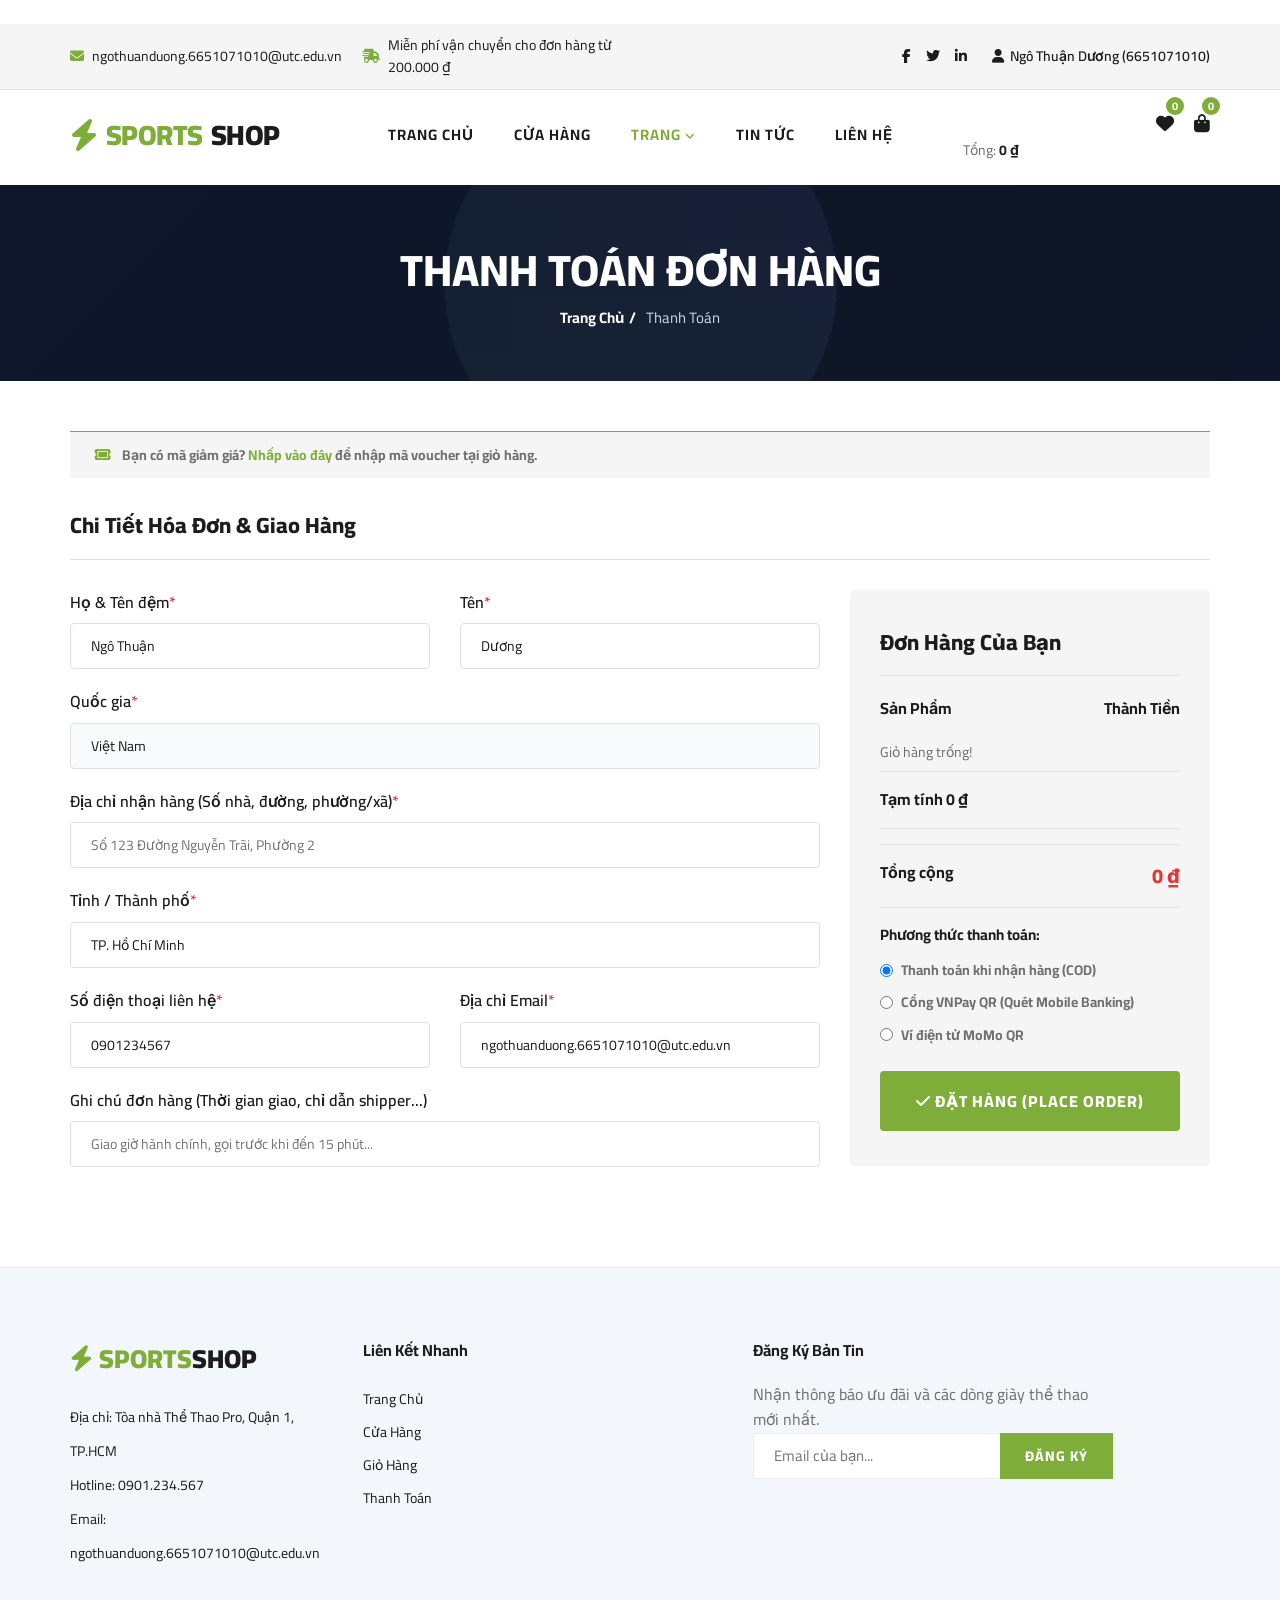
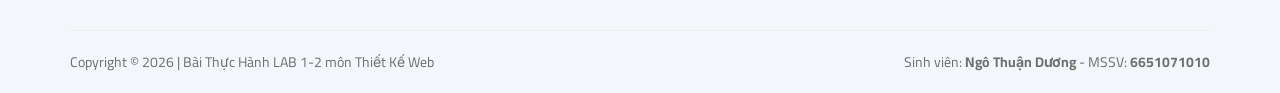
<file: 6651071010_LAB1/checkout.html>
<!DOCTYPE html>
<html lang="vi">
<head>
  <meta charset="UTF-8" />
  <meta name="viewport" content="width=device-width, initial-scale=1.0" />
  <title>Thanh Toán - 6651071010_LAB1 | Ngô Thuận Dương</title>
  <link rel="preconnect" href="https://fonts.googleapis.com" />
  <link rel="preconnect" href="https://fonts.gstatic.com" crossorigin />
  <link href="https://fonts.googleapis.com/css2?family=Cairo:wght@400;600;700;800;900&family=Inter:wght@400;500;600;700;800&display=swap" rel="stylesheet" />
  <link rel="stylesheet" href="https://cdnjs.cloudflare.com/ajax/libs/font-awesome/6.5.1/css/all.min.css" />
  <link rel="stylesheet" href="Styles/style.css" />
</head>
<body>

  <!-- Header -->
  <header class="header">
    <div class="header__top">
      <div class="container">
        <div class="row" style="align-items: center;">
          <div class="col-lg-6 col-md-6">
            <div class="header__top__left">
              <ul>
                <li><i class="fa-solid fa-envelope"></i> ngothuanduong.6651071010@utc.edu.vn</li>
                <li><i class="fa-solid fa-truck-fast"></i> Miễn phí vận chuyển cho đơn hàng từ 200.000 ₫</li>
              </ul>
            </div>
          </div>
          <div class="col-lg-6 col-md-6">
            <div class="header__top__right">
              <div class="header__top__right__social">
                <a href="#"><i class="fa-brands fa-facebook-f"></i></a>
                <a href="#"><i class="fa-brands fa-twitter"></i></a>
                <a href="#"><i class="fa-brands fa-linkedin-in"></i></a>
              </div>
              <div class="header__top__right__auth">
                <a href="shoping-cart.html"><i class="fa-solid fa-user"></i> Ngô Thuận Dương (6651071010)</a>
              </div>
            </div>
          </div>
        </div>
      </div>
    </div>

    <div class="container" style="padding-top: 20px;">
      <div class="row" style="align-items: center;">
        <div class="col-lg-3">
          <div class="header__logo">
            <a href="index.html">
              <i class="fa-solid fa-bolt"></i>
              <span>SPORTS</span>SHOP
            </a>
          </div>
        </div>
        <div class="col-lg-6">
          <nav class="header__menu">
            <ul>
              <li><a href="index.html">Trang Chủ</a></li>
              <li><a href="shop-grid.html">Cửa Hàng</a></li>
              <li class="active">
                <a href="#">Trang <i class="fa-solid fa-angle-down" style="font-size: 11px;"></i></a>
                <ul class="header__menu__dropdown">
                  <li><a href="shop-details.html">Chi Tiết Sản Phẩm</a></li>
                  <li><a href="shoping-cart.html">Giỏ Hàng</a></li>
                  <li><a href="checkout.html">Thanh Toán</a></li>
                  <li><a href="blog-details.html">Chi Tiết Tin Tức</a></li>
                </ul>
              </li>
              <li><a href="blog.html">Tin Tức</a></li>
              <li><a href="contact.html">Liên Hệ</a></li>
            </ul>
          </nav>
        </div>
        <div class="col-lg-3">
          <div class="header__cart">
            <ul>
              <li><a href="shop-grid.html"><i class="fa-solid fa-heart"></i> <span>0</span></a></li>
              <li><a href="shoping-cart.html"><i class="fa-solid fa-bag-shopping"></i> <span>0</span></a></li>
            </ul>
            <div class="header__cart__price">Tổng: <span>0 ₫</span></div>
          </div>
        </div>
      </div>
    </div>
  </header>

  <!-- Breadcrumb -->
  <section class="breadcrumb-section">
    <div class="container">
      <div class="row">
        <div class="col-lg-12 text-center">
          <div class="breadcrumb__text">
            <h2>THANH TOÁN ĐƠN HÀNG</h2>
            <div class="breadcrumb__option">
              <a href="index.html">Trang Chủ</a>
              <span>Thanh Toán</span>
            </div>
          </div>
        </div>
      </div>
    </div>
  </section>

  <!-- Checkout Section -->
  <section class="checkout spad" style="padding-bottom: 80px;">
    <div class="container">
      <div class="row">
        <div class="col-lg-12">
          <h6 style="color: #6f6f6f; font-size: 14px; background: #f5f5f5; padding: 12px 25px; margin-bottom: 30px; border-top: 1px solid var(--primary);">
            <i class="fa-solid fa-ticket" style="color: var(--primary); margin-right: 8px;"></i>
            Bạn có mã giảm giá? <a href="shoping-cart.html" style="color: var(--primary); font-weight: 700;">Nhấp vào đây</a> để nhập mã voucher tại giỏ hàng.
          </h6>
        </div>
      </div>

      <div class="checkout__form">
        <h4>Chi Tiết Hóa Đơn & Giao Hàng</h4>
        <form onsubmit="handlePlaceOrder(event)">
          <div class="row">
            <!-- Left: Customer Info Form -->
            <div class="col-lg-8 col-md-6">
              <div class="row">
                <div class="col-lg-6">
                  <div class="checkout__input">
                    <p>Họ & Tên đệm<span>*</span></p>
                    <input type="text" value="Ngô Thuận" required>
                  </div>
                </div>
                <div class="col-lg-6">
                  <div class="checkout__input">
                    <p>Tên<span>*</span></p>
                    <input type="text" value="Dương" required>
                  </div>
                </div>
              </div>

              <div class="checkout__input">
                <p>Quốc gia<span>*</span></p>
                <input type="text" value="Việt Nam" readonly style="background: #f8fafc;">
              </div>

              <div class="checkout__input">
                <p>Địa chỉ nhận hàng (Số nhà, đường, phường/xã)<span>*</span></p>
                <input type="text" placeholder="Số 123 Đường Nguyễn Trãi, Phường 2" required>
              </div>

              <div class="checkout__input">
                <p>Tỉnh / Thành phố<span>*</span></p>
                <input type="text" value="TP. Hồ Chí Minh" required>
              </div>

              <div class="row">
                <div class="col-lg-6">
                  <div class="checkout__input">
                    <p>Số điện thoại liên hệ<span>*</span></p>
                    <input type="tel" value="0901234567" required>
                  </div>
                </div>
                <div class="col-lg-6">
                  <div class="checkout__input">
                    <p>Địa chỉ Email<span>*</span></p>
                    <input type="email" value="ngothuanduong.6651071010@utc.edu.vn" required>
                  </div>
                </div>
              </div>

              <div class="checkout__input">
                <p>Ghi chú đơn hàng (Thời gian giao, chỉ dẫn shipper...)</p>
                <input type="text" placeholder="Giao giờ hành chính, gọi trước khi đến 15 phút...">
              </div>
            </div>

            <!-- Right: Order Summary Box -->
            <div class="col-lg-4 col-md-6">
              <div class="checkout__order">
                <h4>Đơn Hàng Của Bạn</h4>
                <div class="checkout__order__products">
                  Sản Phẩm <span>Thành Tiền</span>
                </div>
                <ul>
                  <!-- Populated by JS -->
                </ul>
                <div class="checkout__order__subtotal">
                  Tạm tính <span>0 ₫</span>
                </div>
                <div class="checkout__order__total">
                  Tổng cộng <span>0 ₫</span>
                </div>

                <!-- Payment Methods -->
                <div style="margin-bottom: 25px;">
                  <div style="font-weight: 700; color: #1c1c1c; margin-bottom: 12px; font-size: 15px;">Phương thức thanh toán:</div>
                  <div style="display: flex; flex-direction: column; gap: 10px; font-size: 14px;">
                    <label style="display: flex; align-items: center; gap: 8px; cursor: pointer;">
                      <input type="radio" name="payment_method" value="COD" checked>
                      <strong>Thanh toán khi nhận hàng (COD)</strong>
                    </label>
                    <label style="display: flex; align-items: center; gap: 8px; cursor: pointer;">
                      <input type="radio" name="payment_method" value="VNPAY">
                      <strong>Cổng VNPay QR (Quét Mobile Banking)</strong>
                    </label>
                    <label style="display: flex; align-items: center; gap: 8px; cursor: pointer;">
                      <input type="radio" name="payment_method" value="MOMO">
                      <strong>Ví điện tử MoMo QR</strong>
                    </label>
                  </div>
                </div>

                <button type="submit" class="site-btn" style="width: 100%; border-radius: 4px; padding: 15px 0; font-size: 16px;">
                  <i class="fa-solid fa-check"></i> ĐẶT HÀNG (PLACE ORDER)
                </button>
              </div>
            </div>
          </div>
        </form>
      </div>
    </div>
  </section>

  <!-- Footer -->
  <footer class="footer">
    <div class="container">
      <div class="row">
        <div class="col-lg-3 col-md-6 col-sm-6">
          <div class="footer__about">
            <div class="footer__about__logo">
              <a href="index.html" style="font-size: 26px; font-weight: 900; color: #1c1c1c;">
                <i class="fa-solid fa-bolt" style="color: var(--primary);"></i>
                <span style="color: var(--primary);">SPORTS</span>SHOP
              </a>
            </div>
            <ul>
              <li>Địa chỉ: Tòa nhà Thể Thao Pro, Quận 1, TP.HCM</li>
              <li>Hotline: 0901.234.567</li>
              <li>Email: ngothuanduong.6651071010@utc.edu.vn</li>
            </ul>
          </div>
        </div>
        <div class="col-lg-4 col-md-6 col-sm-6">
          <div class="footer__widget">
            <h6>Liên Kết Nhanh</h6>
            <ul>
              <li><a href="index.html">Trang Chủ</a></li>
              <li><a href="shop-grid.html">Cửa Hàng</a></li>
              <li><a href="shoping-cart.html">Giỏ Hàng</a></li>
              <li><a href="checkout.html">Thanh Toán</a></li>
            </ul>
          </div>
        </div>
        <div class="col-lg-4 col-md-12">
          <div class="footer__widget">
            <h6>Đăng Ký Bản Tin</h6>
            <p>Nhận thông báo ưu đãi và các dòng giày thể thao mới nhất.</p>
            <form onsubmit="alert('Đăng ký thành công!'); return false;">
              <input type="email" placeholder="Email của bạn..." required>
              <button type="submit" class="site-btn">ĐĂNG KÝ</button>
            </form>
          </div>
        </div>
      </div>

      <div class="row">
        <div class="col-lg-12">
          <div class="footer__copyright">
            <div>Copyright &copy; 2026 | Bài Thực Hành LAB 1-2 môn Thiết Kế Web</div>
            <div>Sinh viên: <strong>Ngô Thuận Dương</strong> - MSSV: <strong>6651071010</strong></div>
          </div>
        </div>
      </div>
    </div>
  </footer>

  <script src="Scripts/main.js"></script>
</body>
</html>
</file>
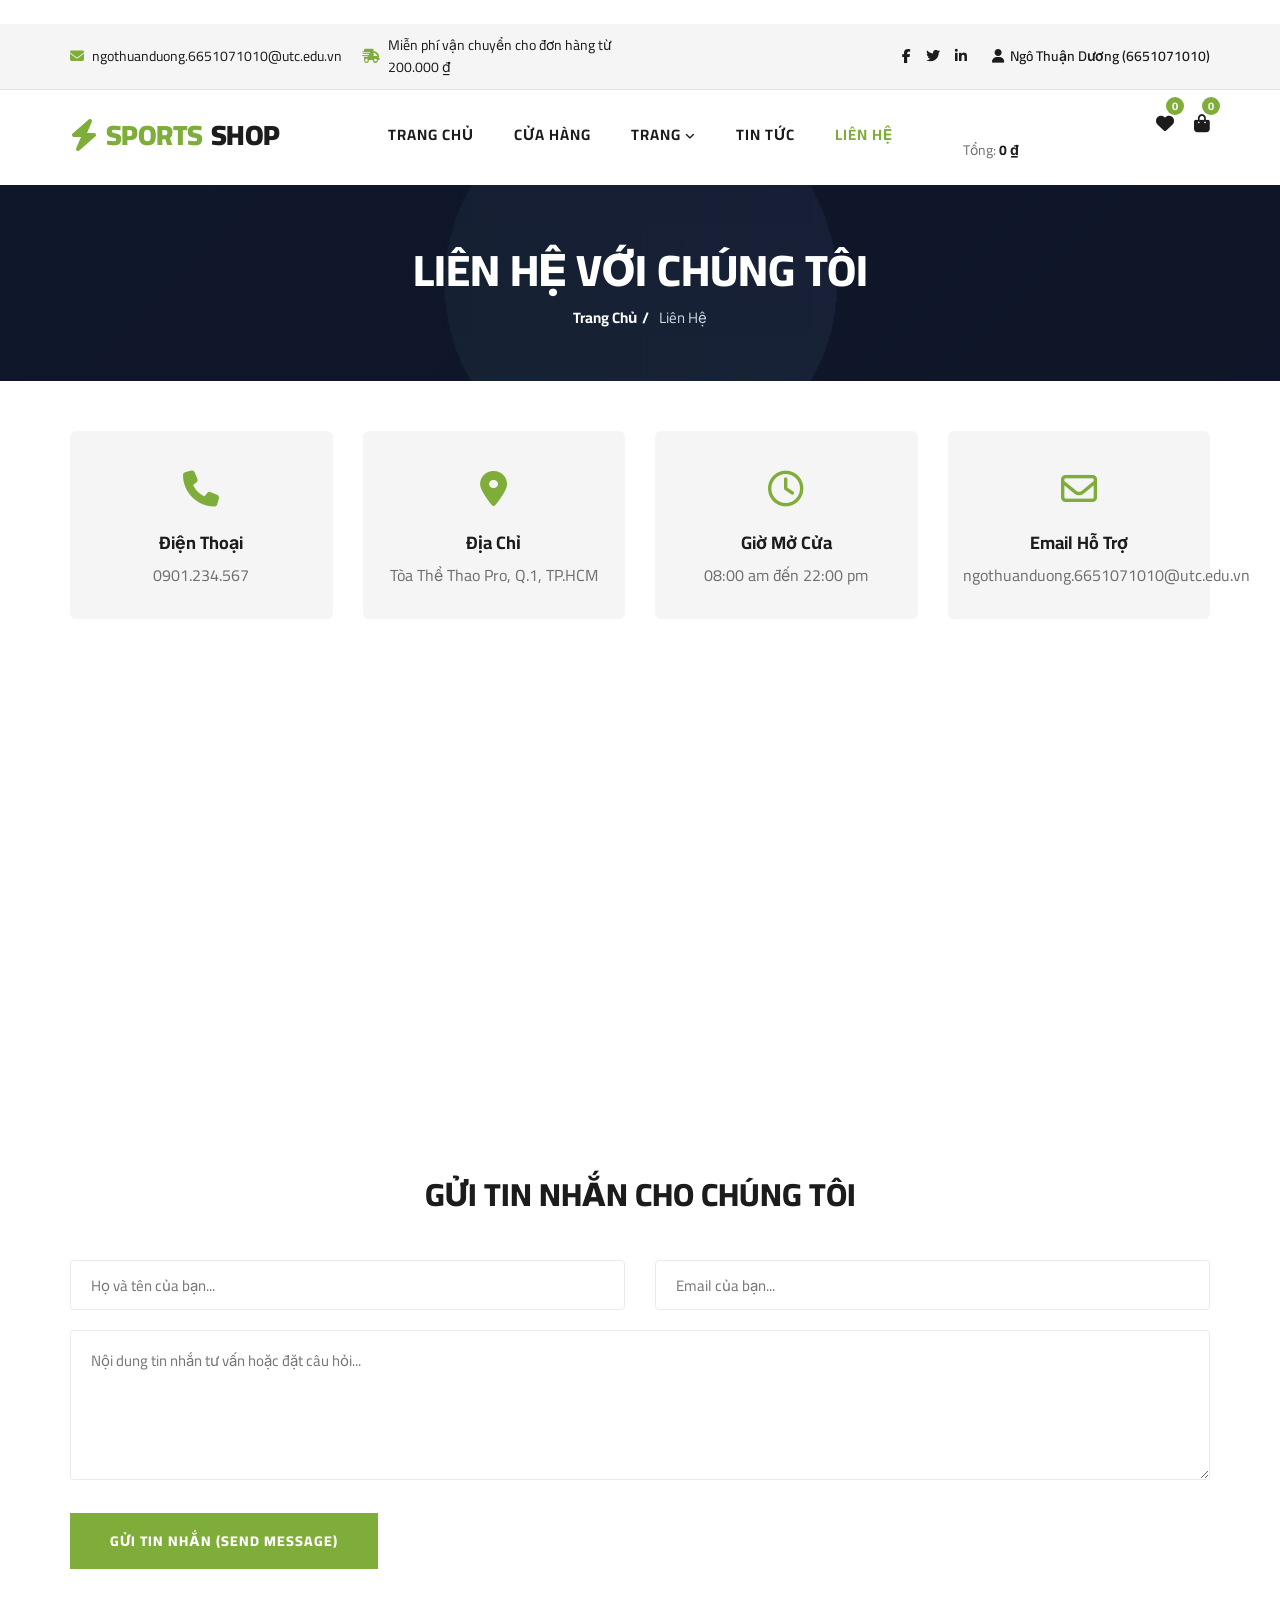
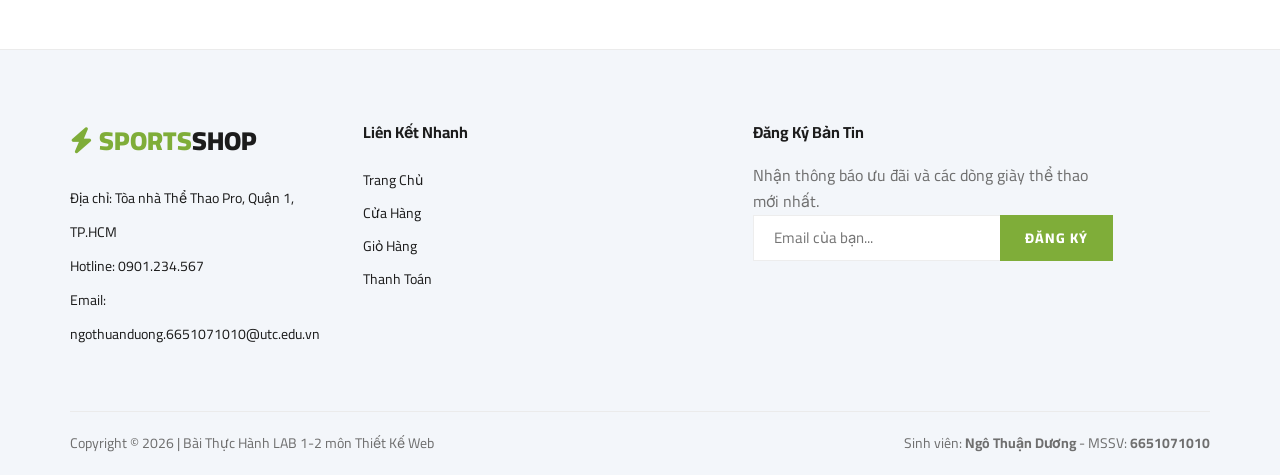
<file: 6651071010_LAB1/contact.html>
<!DOCTYPE html>
<html lang="vi">
<head>
  <meta charset="UTF-8" />
  <meta name="viewport" content="width=device-width, initial-scale=1.0" />
  <title>Liên Hệ - 6651071010_LAB1 | Ngô Thuận Dương</title>
  <link rel="preconnect" href="https://fonts.googleapis.com" />
  <link rel="preconnect" href="https://fonts.gstatic.com" crossorigin />
  <link href="https://fonts.googleapis.com/css2?family=Cairo:wght@400;600;700;800;900&family=Inter:wght@400;500;600;700;800&display=swap" rel="stylesheet" />
  <link rel="stylesheet" href="https://cdnjs.cloudflare.com/ajax/libs/font-awesome/6.5.1/css/all.min.css" />
  <link rel="stylesheet" href="Styles/style.css" />
</head>
<body>

  <!-- Header -->
  <header class="header">
    <div class="header__top">
      <div class="container">
        <div class="row" style="align-items: center;">
          <div class="col-lg-6 col-md-6">
            <div class="header__top__left">
              <ul>
                <li><i class="fa-solid fa-envelope"></i> ngothuanduong.6651071010@utc.edu.vn</li>
                <li><i class="fa-solid fa-truck-fast"></i> Miễn phí vận chuyển cho đơn hàng từ 200.000 ₫</li>
              </ul>
            </div>
          </div>
          <div class="col-lg-6 col-md-6">
            <div class="header__top__right">
              <div class="header__top__right__social">
                <a href="#"><i class="fa-brands fa-facebook-f"></i></a>
                <a href="#"><i class="fa-brands fa-twitter"></i></a>
                <a href="#"><i class="fa-brands fa-linkedin-in"></i></a>
              </div>
              <div class="header__top__right__auth">
                <a href="shoping-cart.html"><i class="fa-solid fa-user"></i> Ngô Thuận Dương (6651071010)</a>
              </div>
            </div>
          </div>
        </div>
      </div>
    </div>

    <div class="container" style="padding-top: 20px;">
      <div class="row" style="align-items: center;">
        <div class="col-lg-3">
          <div class="header__logo">
            <a href="index.html">
              <i class="fa-solid fa-bolt"></i>
              <span>SPORTS</span>SHOP
            </a>
          </div>
        </div>
        <div class="col-lg-6">
          <nav class="header__menu">
            <ul>
              <li><a href="index.html">Trang Chủ</a></li>
              <li><a href="shop-grid.html">Cửa Hàng</a></li>
              <li>
                <a href="#">Trang <i class="fa-solid fa-angle-down" style="font-size: 11px;"></i></a>
                <ul class="header__menu__dropdown">
                  <li><a href="shop-details.html">Chi Tiết Sản Phẩm</a></li>
                  <li><a href="shoping-cart.html">Giỏ Hàng</a></li>
                  <li><a href="checkout.html">Thanh Toán</a></li>
                  <li><a href="blog-details.html">Chi Tiết Tin Tức</a></li>
                </ul>
              </li>
              <li><a href="blog.html">Tin Tức</a></li>
              <li class="active"><a href="contact.html">Liên Hệ</a></li>
            </ul>
          </nav>
        </div>
        <div class="col-lg-3">
          <div class="header__cart">
            <ul>
              <li><a href="shop-grid.html"><i class="fa-solid fa-heart"></i> <span>0</span></a></li>
              <li><a href="shoping-cart.html"><i class="fa-solid fa-bag-shopping"></i> <span>0</span></a></li>
            </ul>
            <div class="header__cart__price">Tổng: <span>0 ₫</span></div>
          </div>
        </div>
      </div>
    </div>
  </header>

  <!-- Breadcrumb -->
  <section class="breadcrumb-section">
    <div class="container">
      <div class="row">
        <div class="col-lg-12 text-center">
          <div class="breadcrumb__text">
            <h2>LIÊN HỆ VỚI CHÚNG TÔI</h2>
            <div class="breadcrumb__option">
              <a href="index.html">Trang Chủ</a>
              <span>Liên Hệ</span>
            </div>
          </div>
        </div>
      </div>
    </div>
  </section>

  <!-- Contact Section -->
  <section class="contact spad" style="padding-bottom: 70px;">
    <div class="container">
      <!-- 4 Cards -->
      <div class="row">
        <div class="col-lg-3 col-md-3 col-sm-6 text-center">
          <div class="contact__widget">
            <span><i class="fa-solid fa-phone"></i></span>
            <h4>Điện Thoại</h4>
            <p>0901.234.567</p>
          </div>
        </div>
        <div class="col-lg-3 col-md-3 col-sm-6 text-center">
          <div class="contact__widget">
            <span><i class="fa-solid fa-location-dot"></i></span>
            <h4>Địa Chỉ</h4>
            <p>Tòa Thể Thao Pro, Q.1, TP.HCM</p>
          </div>
        </div>
        <div class="col-lg-3 col-md-3 col-sm-6 text-center">
          <div class="contact__widget">
            <span><i class="fa-regular fa-clock"></i></span>
            <h4>Giờ Mở Cửa</h4>
            <p>08:00 am đến 22:00 pm</p>
          </div>
        </div>
        <div class="col-lg-3 col-md-3 col-sm-6 text-center">
          <div class="contact__widget">
            <span><i class="fa-regular fa-envelope"></i></span>
            <h4>Email Hỗ Trợ</h4>
            <p>ngothuanduong.6651071010@utc.edu.vn</p>
          </div>
        </div>
      </div>
    </div>
  </section>

  <!-- Map Section -->
  <div class="map">
    <iframe 
      src="https://www.google.com/maps/embed?pb=!1m18!1m12!1m3!1d3919.460233400262!2d106.69747217573617!3d10.776019459200388!2m3!1f0!2f0!3f0!3m2!1i1024!2i768!4f13.1!3m3!1m2!1s0x31752f385570472f%3A0x1787491df0ed8d6a!2sDinh%20%C4%90%E1%BB%99c%20L%E1%BA%ADp!5e0!3m2!1svi!2s!4v1700000000000!5m2!1svi!2s" 
      height="400" 
      style="border:0; width: 100%;" 
      allowfullscreen="" 
      loading="lazy">
    </iframe>
  </div>

  <!-- Contact Form -->
  <div class="contact-form spad" style="padding-bottom: 80px;">
    <div class="container">
      <div class="row">
        <div class="col-lg-12">
          <div class="contact__form__title" style="text-align: center; margin-bottom: 40px;">
            <h2 style="font-weight: 800; color: #1c1c1c; font-size: 32px;">GỬI TIN NHẮN CHO CHÚNG TÔI</h2>
          </div>
        </div>
      </div>
      <form onsubmit="alert('Cảm ơn bạn đã liên hệ! Chúng tôi sẽ phản hồi trong vòng 24 giờ.'); return false;">
        <div class="row">
          <div class="col-lg-6 col-md-6" style="margin-bottom: 20px;">
            <input type="text" placeholder="Họ và tên của bạn..." required style="width: 100%; height: 50px; font-size: 15px; color: #1c1c1c; padding-left: 20px; border: 1px solid #ebebeb; border-radius: 4px;">
          </div>
          <div class="col-lg-6 col-md-6" style="margin-bottom: 20px;">
            <input type="email" placeholder="Email của bạn..." required style="width: 100%; height: 50px; font-size: 15px; color: #1c1c1c; padding-left: 20px; border: 1px solid #ebebeb; border-radius: 4px;">
          </div>
          <div class="col-lg-12 text-center">
            <textarea placeholder="Nội dung tin nhắn tư vấn hoặc đặt câu hỏi..." required style="width: 100%; height: 150px; font-size: 15px; color: #1c1c1c; padding: 15px 20px; border: 1px solid #ebebeb; border-radius: 4px; margin-bottom: 25px;"></textarea>
            <button type="submit" class="site-btn" style="padding: 15px 40px;">GỬI TIN NHẮN (SEND MESSAGE)</button>
          </div>
        </div>
      </form>
    </div>
  </div>

  <!-- Footer -->
  <footer class="footer">
    <div class="container">
      <div class="row">
        <div class="col-lg-3 col-md-6 col-sm-6">
          <div class="footer__about">
            <div class="footer__about__logo">
              <a href="index.html" style="font-size: 26px; font-weight: 900; color: #1c1c1c;">
                <i class="fa-solid fa-bolt" style="color: var(--primary);"></i>
                <span style="color: var(--primary);">SPORTS</span>SHOP
              </a>
            </div>
            <ul>
              <li>Địa chỉ: Tòa nhà Thể Thao Pro, Quận 1, TP.HCM</li>
              <li>Hotline: 0901.234.567</li>
              <li>Email: ngothuanduong.6651071010@utc.edu.vn</li>
            </ul>
          </div>
        </div>
        <div class="col-lg-4 col-md-6 col-sm-6">
          <div class="footer__widget">
            <h6>Liên Kết Nhanh</h6>
            <ul>
              <li><a href="index.html">Trang Chủ</a></li>
              <li><a href="shop-grid.html">Cửa Hàng</a></li>
              <li><a href="shoping-cart.html">Giỏ Hàng</a></li>
              <li><a href="checkout.html">Thanh Toán</a></li>
            </ul>
          </div>
        </div>
        <div class="col-lg-4 col-md-12">
          <div class="footer__widget">
            <h6>Đăng Ký Bản Tin</h6>
            <p>Nhận thông báo ưu đãi và các dòng giày thể thao mới nhất.</p>
            <form onsubmit="alert('Đăng ký thành công!'); return false;">
              <input type="email" placeholder="Email của bạn..." required>
              <button type="submit" class="site-btn">ĐĂNG KÝ</button>
            </form>
          </div>
        </div>
      </div>

      <div class="row">
        <div class="col-lg-12">
          <div class="footer__copyright">
            <div>Copyright &copy; 2026 | Bài Thực Hành LAB 1-2 môn Thiết Kế Web</div>
            <div>Sinh viên: <strong>Ngô Thuận Dương</strong> - MSSV: <strong>6651071010</strong></div>
          </div>
        </div>
      </div>
    </div>
  </footer>

  <script src="Scripts/main.js"></script>
</body>
</html>
</file>
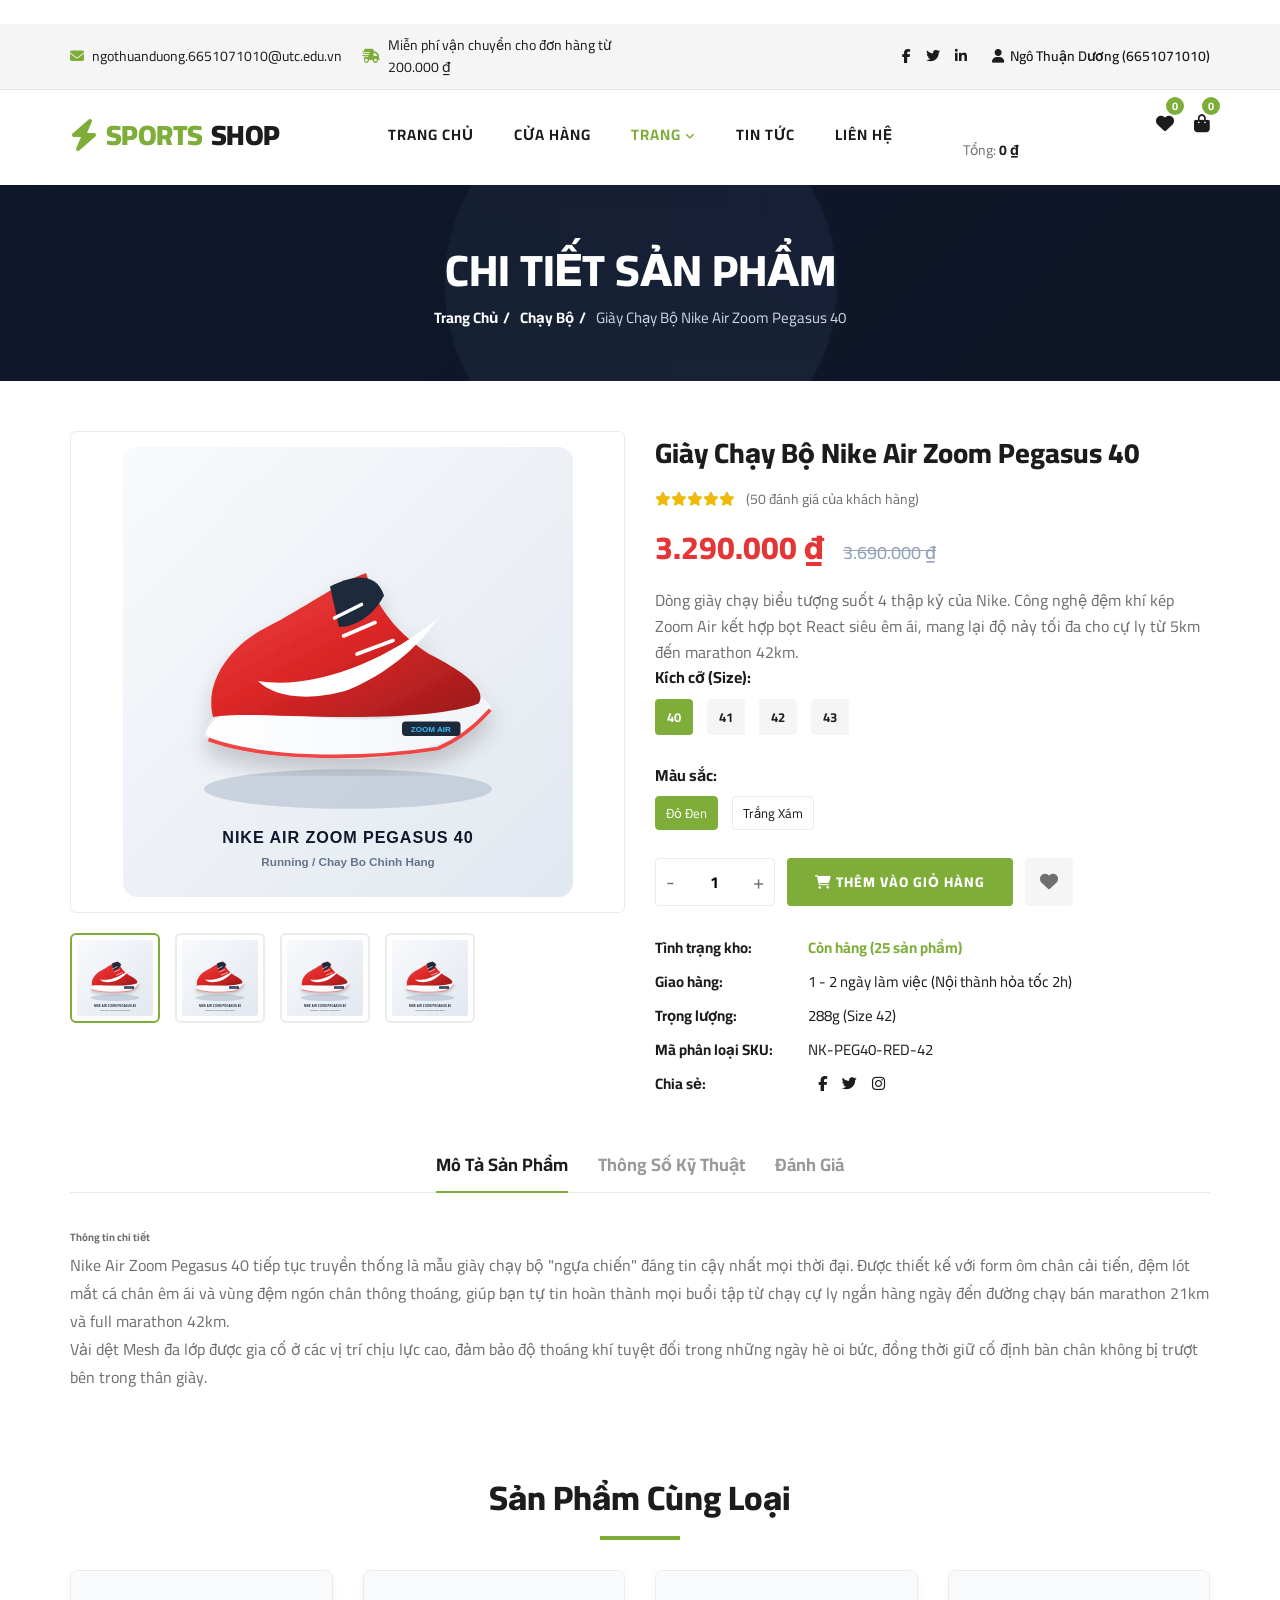
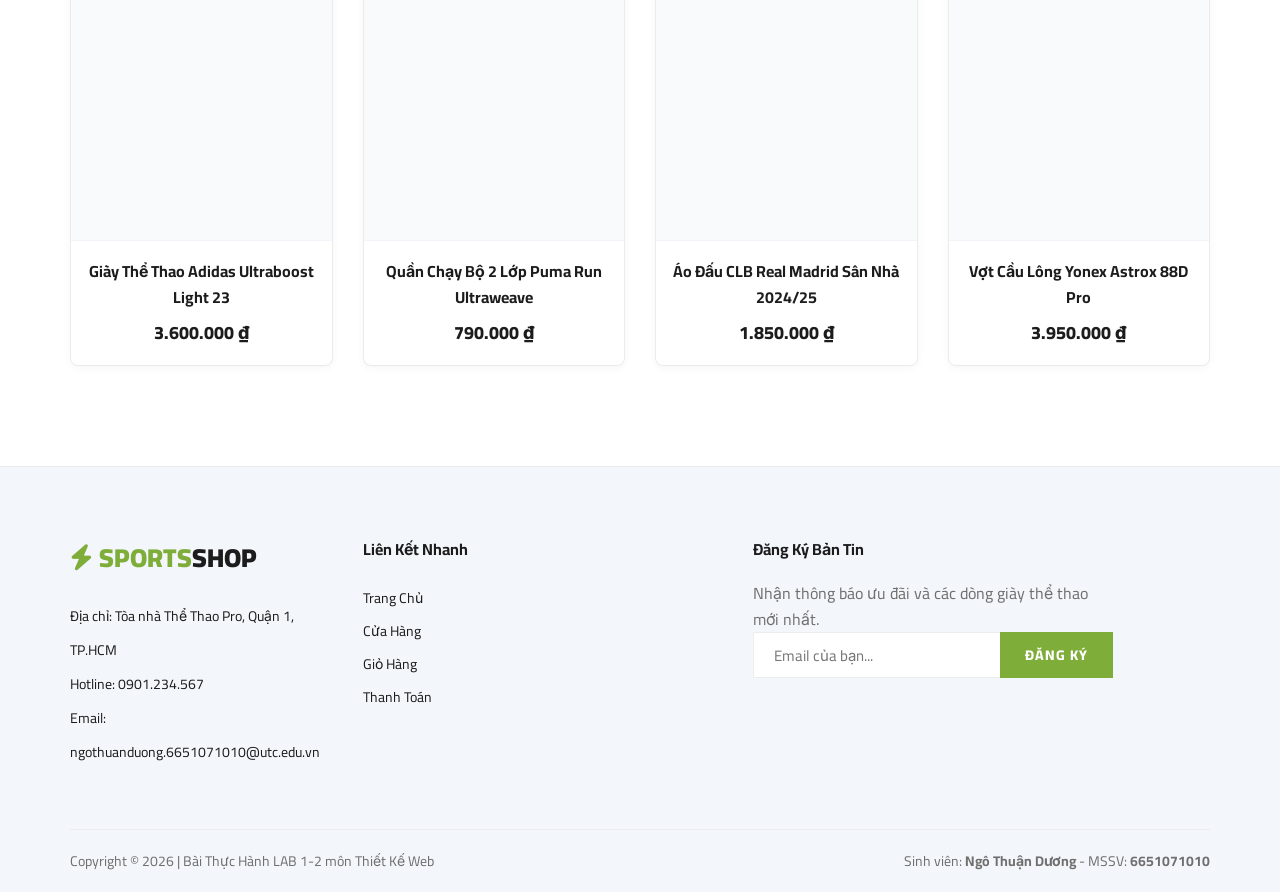
<file: 6651071010_LAB1/shop-details.html>
<!DOCTYPE html>
<html lang="vi">
<head>
  <meta charset="UTF-8" />
  <meta name="viewport" content="width=device-width, initial-scale=1.0" />
  <title>Chi Tiết Sản Phẩm - 6651071010_LAB1 | Ngô Thuận Dương</title>
  <link rel="preconnect" href="https://fonts.googleapis.com" />
  <link rel="preconnect" href="https://fonts.gstatic.com" crossorigin />
  <link href="https://fonts.googleapis.com/css2?family=Cairo:wght@400;600;700;800;900&family=Inter:wght@400;500;600;700;800&display=swap" rel="stylesheet" />
  <link rel="stylesheet" href="https://cdnjs.cloudflare.com/ajax/libs/font-awesome/6.5.1/css/all.min.css" />
  <link rel="stylesheet" href="Styles/style.css" />
</head>
<body>

  <!-- Header -->
  <header class="header">
    <div class="header__top">
      <div class="container">
        <div class="row" style="align-items: center;">
          <div class="col-lg-6 col-md-6">
            <div class="header__top__left">
              <ul>
                <li><i class="fa-solid fa-envelope"></i> ngothuanduong.6651071010@utc.edu.vn</li>
                <li><i class="fa-solid fa-truck-fast"></i> Miễn phí vận chuyển cho đơn hàng từ 200.000 ₫</li>
              </ul>
            </div>
          </div>
          <div class="col-lg-6 col-md-6">
            <div class="header__top__right">
              <div class="header__top__right__social">
                <a href="#"><i class="fa-brands fa-facebook-f"></i></a>
                <a href="#"><i class="fa-brands fa-twitter"></i></a>
                <a href="#"><i class="fa-brands fa-linkedin-in"></i></a>
              </div>
              <div class="header__top__right__auth">
                <a href="shoping-cart.html"><i class="fa-solid fa-user"></i> Ngô Thuận Dương (6651071010)</a>
              </div>
            </div>
          </div>
        </div>
      </div>
    </div>

    <div class="container" style="padding-top: 20px;">
      <div class="row" style="align-items: center;">
        <div class="col-lg-3">
          <div class="header__logo">
            <a href="index.html">
              <i class="fa-solid fa-bolt"></i>
              <span>SPORTS</span>SHOP
            </a>
          </div>
        </div>
        <div class="col-lg-6">
          <nav class="header__menu">
            <ul>
              <li><a href="index.html">Trang Chủ</a></li>
              <li><a href="shop-grid.html">Cửa Hàng</a></li>
              <li class="active">
                <a href="#">Trang <i class="fa-solid fa-angle-down" style="font-size: 11px;"></i></a>
                <ul class="header__menu__dropdown">
                  <li><a href="shop-details.html">Chi Tiết Sản Phẩm</a></li>
                  <li><a href="shoping-cart.html">Giỏ Hàng</a></li>
                  <li><a href="checkout.html">Thanh Toán</a></li>
                  <li><a href="blog-details.html">Chi Tiết Tin Tức</a></li>
                </ul>
              </li>
              <li><a href="blog.html">Tin Tức</a></li>
              <li><a href="contact.html">Liên Hệ</a></li>
            </ul>
          </nav>
        </div>
        <div class="col-lg-3">
          <div class="header__cart">
            <ul>
              <li><a href="shop-grid.html"><i class="fa-solid fa-heart"></i> <span>0</span></a></li>
              <li><a href="shoping-cart.html"><i class="fa-solid fa-bag-shopping"></i> <span>0</span></a></li>
            </ul>
            <div class="header__cart__price">Tổng: <span>0 ₫</span></div>
          </div>
        </div>
      </div>
    </div>
  </header>

  <!-- Breadcrumb -->
  <section class="breadcrumb-section">
    <div class="container">
      <div class="row">
        <div class="col-lg-12 text-center">
          <div class="breadcrumb__text">
            <h2>CHI TIẾT SẢN PHẨM</h2>
            <div class="breadcrumb__option">
              <a href="index.html">Trang Chủ</a>
              <a id="detail-bc-cat" href="shop-grid.html">Chạy Bộ</a>
              <span id="detail-bc-title">Nike Air Zoom Pegasus 40</span>
            </div>
          </div>
        </div>
      </div>
    </div>
  </section>

  <!-- Product Details Section -->
  <section class="product-details spad" style="padding-bottom: 70px;">
    <div class="container">
      <div class="row">
        <!-- Gallery Left -->
        <div class="col-lg-6 col-md-6">
          <div class="product__details__pic">
            <div class="product__details__pic__item">
              <img id="detail-main-img" src="https://images.unsplash.com/photo-1542291026-7eec264c27ff?w=800&auto=format&fit=crop&q=80" onerror="this.onerror=null; this.src='Images/product-1.svg';" alt="Chi Tiết Sản Phẩm">
            </div>
            <div id="detail-thumbs" class="product__details__pic__slider">
              <img src="https://images.unsplash.com/photo-1542291026-7eec264c27ff?w=800&auto=format&fit=crop&q=80" class="active" alt="Thumb 1">
              <img src="https://images.unsplash.com/photo-1608231387042-66d1773070a5?w=800&auto=format&fit=crop&q=80" alt="Thumb 2">
              <img src="https://images.unsplash.com/photo-1595950653106-6c9ebd614d3a?w=800&auto=format&fit=crop&q=80" alt="Thumb 3">
              <img src="https://images.unsplash.com/photo-1584735935682-2f2b69dff9d2?w=800&auto=format&fit=crop&q=80" alt="Thumb 4">
            </div>
          </div>
        </div>

        <!-- Info Right -->
        <div class="col-lg-6 col-md-6">
          <div class="product__details__text">
            <h3 id="detail-title">Giày Chạy Bộ Nike Air Zoom Pegasus 40</h3>
            <div id="detail-rating" class="product__details__rating">
              <i class="fa-solid fa-star"></i>
              <i class="fa-solid fa-star"></i>
              <i class="fa-solid fa-star"></i>
              <i class="fa-solid fa-star"></i>
              <i class="fa-solid fa-star"></i>
              <span>(50 đánh giá của khách hàng)</span>
            </div>
            <div id="detail-price" class="product__details__price">3.290.000 ₫</div>
            <p id="detail-desc">
              Dòng giày chạy biểu tượng suốt 4 thập kỷ của Nike. Công nghệ đệm khí kép Zoom Air kết hợp bọt React siêu êm ái, mang lại độ nảy tối đa cho cự ly từ 5km đến marathon 42km.
            </p>

            <!-- Chọn Size & Màu -->
            <div style="margin-bottom: 20px;">
              <div style="font-weight: 700; margin-bottom: 8px; color: var(--heading-color);">Kích cỡ (Size):</div>
              <div id="detail-sizes" style="display: flex; gap: 8px;">
                <button type="button" class="sidebar__item__size" style="border:none; background:none;"><label class="active">40</label></button>
                <button type="button" class="sidebar__item__size" style="border:none; background:none;"><label>41</label></button>
                <button type="button" class="sidebar__item__size" style="border:none; background:none;"><label>42</label></button>
                <button type="button" class="sidebar__item__size" style="border:none; background:none;"><label>43</label></button>
              </div>
            </div>

            <div style="margin-bottom: 20px;">
              <div style="font-weight: 700; margin-bottom: 8px; color: var(--heading-color);">Màu sắc:</div>
              <div id="detail-colors" style="display: flex; gap: 8px;">
                <button type="button" class="sidebar__item__color" style="border:none; background:none;"><label class="active">Đỏ Đen</label></button>
                <button type="button" class="sidebar__item__color" style="border:none; background:none;"><label>Trắng Xám</label></button>
              </div>
            </div>

            <!-- Quantity & Add to Cart -->
            <div class="product__details__quantity">
              <div class="quantity">
                <div class="pro-qty">
                  <span class="dec qtybtn">-</span>
                  <input type="text" id="detail-qty" value="1" readonly>
                  <span class="inc qtybtn">+</span>
                </div>
              </div>
              <button id="detail-add-btn" type="button" class="primary-btn" style="height: 48px; font-weight: 800;">
                <i class="fa-solid fa-cart-shopping"></i> THÊM VÀO GIỎ HÀNG
              </button>
              <a id="detail-wish-btn" href="javascript:void(0)" class="heart-icon"><i class="fa-solid fa-heart"></i></a>
            </div>

            <!-- Details Widget List -->
            <div class="product__details__widget">
              <ul>
                <li><b>Tình trạng kho:</b> <span id="detail-stock" style="color: var(--primary); font-weight: 700;">Còn hàng (25 sản phẩm)</span></li>
                <li><b>Giao hàng:</b> <span>1 - 2 ngày làm việc (Nội thành hỏa tốc 2h)</span></li>
                <li><b>Trọng lượng:</b> <span id="detail-weight">288g (Size 42)</span></li>
                <li><b>Mã phân loại SKU:</b> <span id="detail-sku">NK-PEG40-RED-42</span></li>
                <li><b>Chia sẻ:</b>
                  <div class="share" style="display: inline-block; margin-left: 10px;">
                    <a href="#" style="margin-right: 12px; color: #1c1c1c;"><i class="fa-brands fa-facebook-f"></i></a>
                    <a href="#" style="margin-right: 12px; color: #1c1c1c;"><i class="fa-brands fa-twitter"></i></a>
                    <a href="#" style="margin-right: 12px; color: #1c1c1c;"><i class="fa-brands fa-instagram"></i></a>
                  </div>
                </li>
              </ul>
            </div>
          </div>
        </div>

        <!-- Product Tabs -->
        <div class="col-lg-12">
          <div class="product__details__tab">
            <ul class="nav nav-tabs">
              <li class="active"><a href="#tabs-1">Mô Tả Sản Phẩm</a></li>
              <li><a href="#tabs-2">Thông Số Kỹ Thuật</a></li>
              <li><a href="#tabs-3">Đánh Giá</a></li>
            </ul>
            <div class="tab-content">
              <div class="tab-pane active" id="tabs-1">
                <div id="detail-tab-desc" class="product__details__tab__desc">
                  <h6>Thông tin chi tiết</h6>
                  <p>
                    Nike Air Zoom Pegasus 40 tiếp tục truyền thống là mẫu giày chạy bộ "ngựa chiến" đáng tin cậy nhất mọi thời đại. Được thiết kế với form ôm chân cải tiến, đệm lót mắt cá chân êm ái và vùng đệm ngón chân thông thoáng, giúp bạn tự tin hoàn thành mọi buổi tập từ chạy cự ly ngắn hàng ngày đến đường chạy bán marathon 21km và full marathon 42km.
                  </p>
                </div>
              </div>
              <div class="tab-pane" id="tabs-2">
                <div id="detail-tab-specs" class="product__details__tab__desc">
                  <h6>Thông số kỹ thuật sản phẩm</h6>
                  <p>
                    • Thương hiệu: Nike (Chính hãng 100%)<br>
                    • Công nghệ đệm: Double Zoom Air Unit (Gót và Mũi chân) + Nike React Foam<br>
                    • Chất liệu thân giày: Vải dệt Engineered Mesh đa lớp<br>
                    • Đế ngoài: Cao su đúc nguyên khối mô hình Waffle chống mài mòn<br>
                    • Xuất xứ: Gia công tại Việt Nam chuẩn xuất khẩu quốc tế
                  </p>
                </div>
              </div>
              <div class="tab-pane" id="tabs-3">
                <div id="detail-tab-reviews" class="product__details__tab__desc">
                  <h6>Đánh giá từ khách hàng</h6>
                </div>
              </div>
            </div>
          </div>
        </div>

        <!-- Related Products -->
        <div class="col-lg-12">
          <div class="section-title related__product__title" style="margin-top: 30px;">
            <h2>Sản Phẩm Cùng Loại</h2>
          </div>
        </div>
      </div>

      <div id="detail-related-row" class="row">
        <!-- Rendered dynamically by main.js -->
      </div>
    </div>
  </section>
    </div>
  </section>

  <!-- Footer -->
  <footer class="footer">
    <div class="container">
      <div class="row">
        <div class="col-lg-3 col-md-6 col-sm-6">
          <div class="footer__about">
            <div class="footer__about__logo">
              <a href="index.html" style="font-size: 26px; font-weight: 900; color: #1c1c1c;">
                <i class="fa-solid fa-bolt" style="color: var(--primary);"></i>
                <span style="color: var(--primary);">SPORTS</span>SHOP
              </a>
            </div>
            <ul>
              <li>Địa chỉ: Tòa nhà Thể Thao Pro, Quận 1, TP.HCM</li>
              <li>Hotline: 0901.234.567</li>
              <li>Email: ngothuanduong.6651071010@utc.edu.vn</li>
            </ul>
          </div>
        </div>
        <div class="col-lg-4 col-md-6 col-sm-6">
          <div class="footer__widget">
            <h6>Liên Kết Nhanh</h6>
            <ul>
              <li><a href="index.html">Trang Chủ</a></li>
              <li><a href="shop-grid.html">Cửa Hàng</a></li>
              <li><a href="shoping-cart.html">Giỏ Hàng</a></li>
              <li><a href="checkout.html">Thanh Toán</a></li>
            </ul>
          </div>
        </div>
        <div class="col-lg-4 col-md-12">
          <div class="footer__widget">
            <h6>Đăng Ký Bản Tin</h6>
            <p>Nhận thông báo ưu đãi và các dòng giày thể thao mới nhất.</p>
            <form onsubmit="alert('Đăng ký thành công!'); return false;">
              <input type="email" placeholder="Email của bạn..." required>
              <button type="submit" class="site-btn">ĐĂNG KÝ</button>
            </form>
          </div>
        </div>
      </div>

      <div class="row">
        <div class="col-lg-12">
          <div class="footer__copyright">
            <div>Copyright &copy; 2026 | Bài Thực Hành LAB 1-2 môn Thiết Kế Web</div>
            <div>Sinh viên: <strong>Ngô Thuận Dương</strong> - MSSV: <strong>6651071010</strong></div>
          </div>
        </div>
      </div>
    </div>
  </footer>

  <script src="Scripts/main.js"></script>
</body>
</html>
</file>
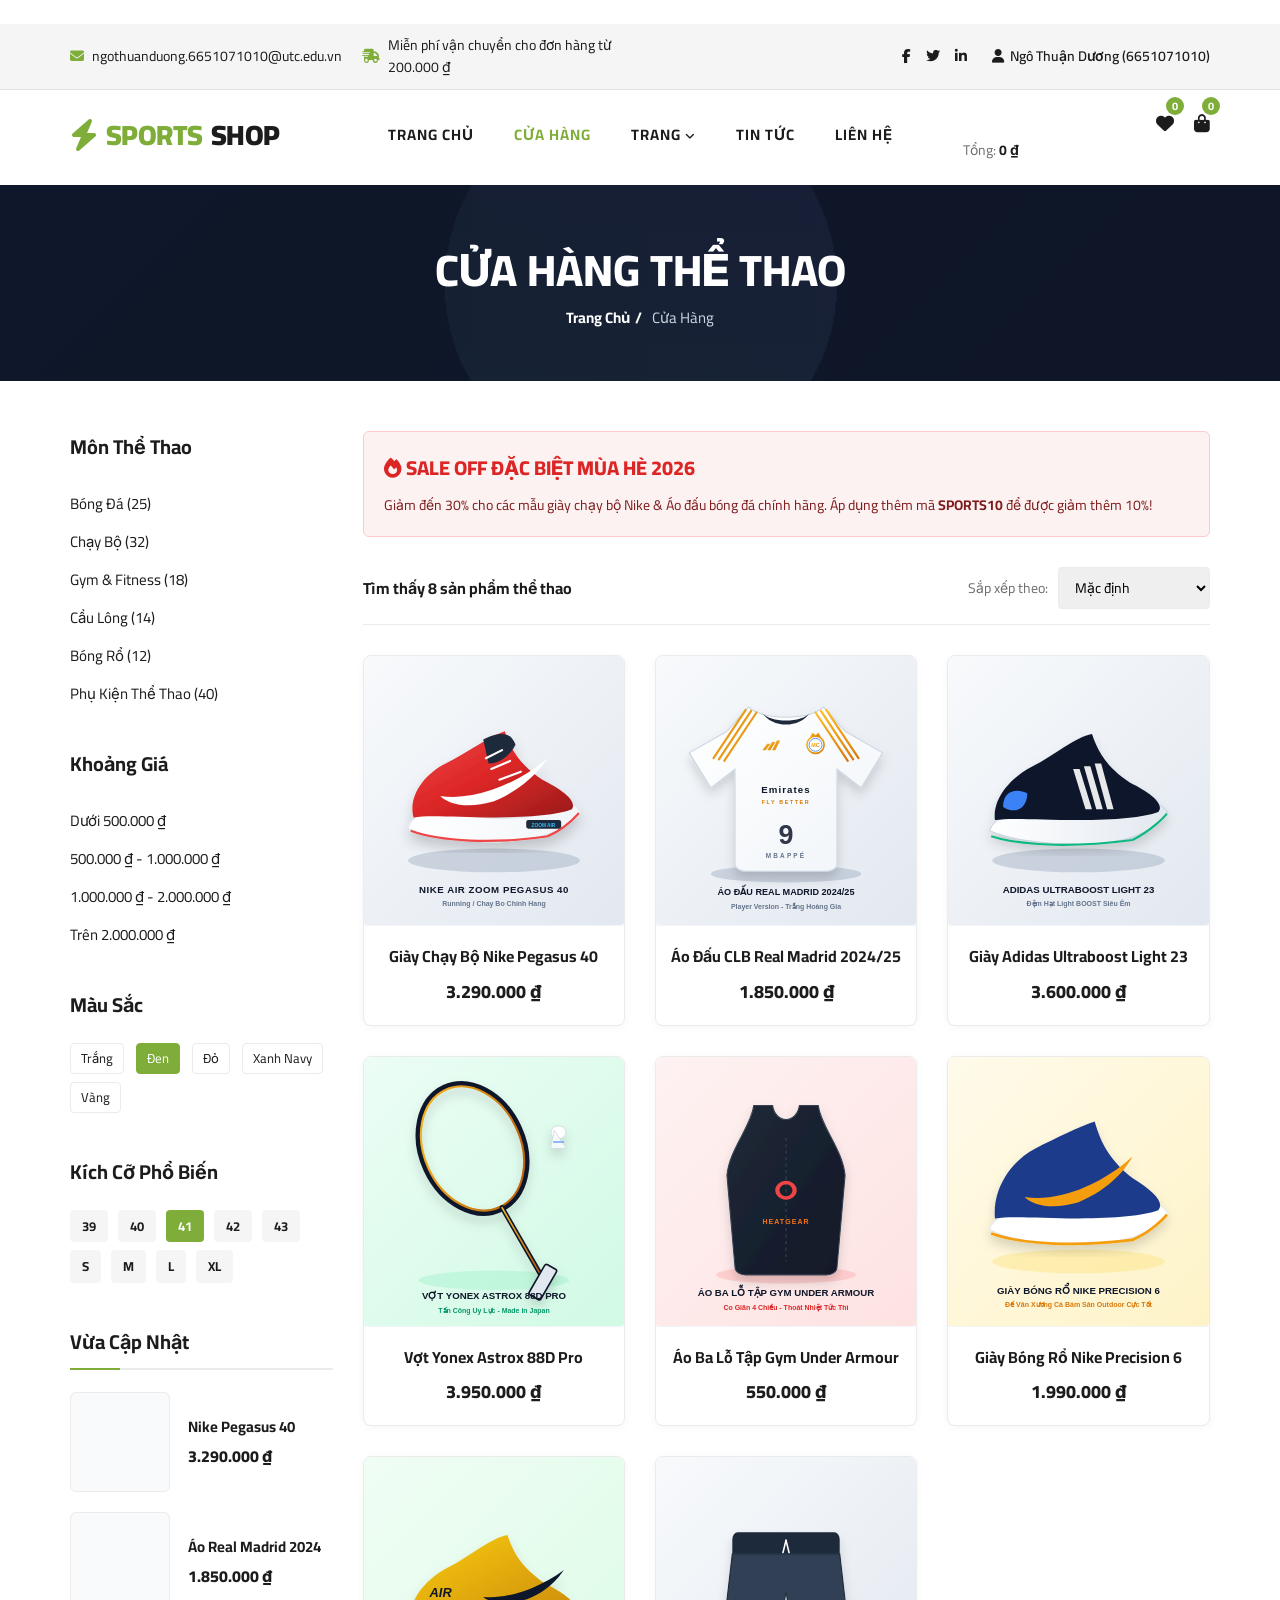
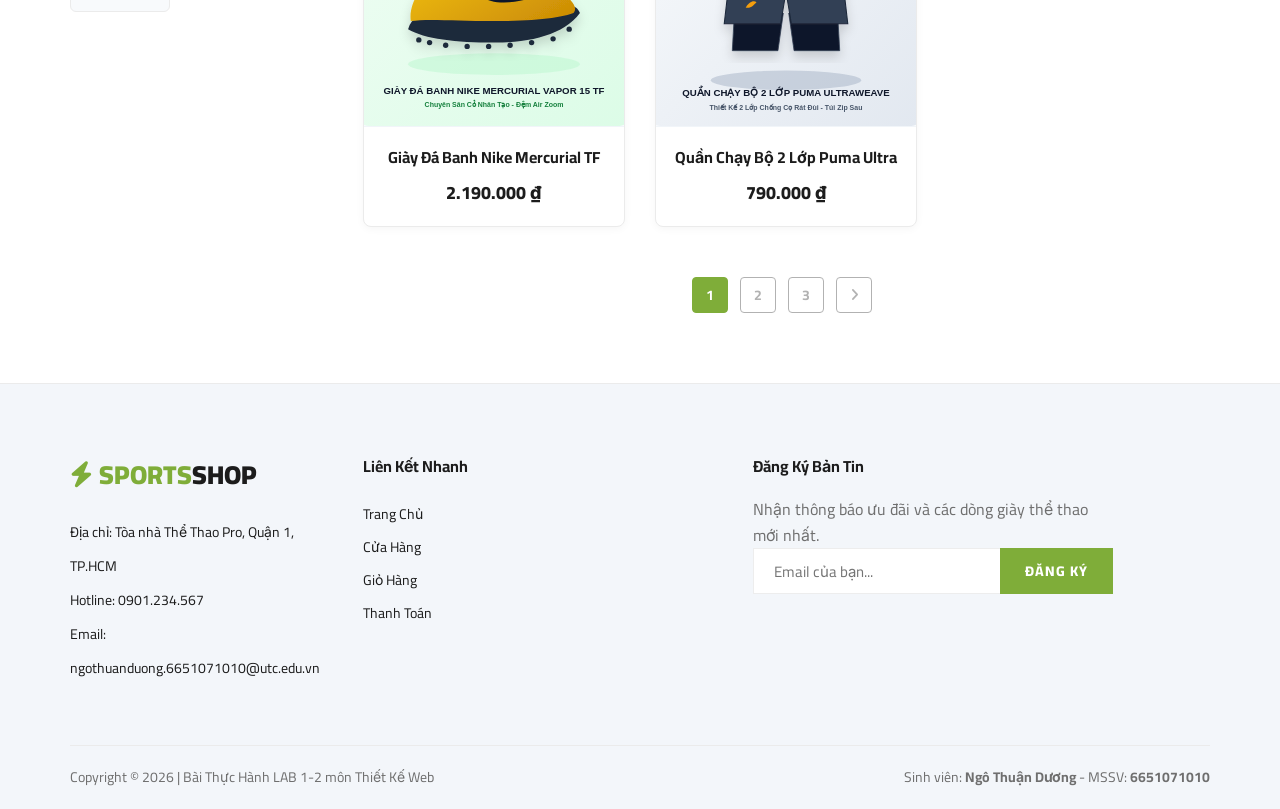
<file: 6651071010_LAB1/shop-grid.html>
<!DOCTYPE html>
<html lang="vi">
<head>
  <meta charset="UTF-8" />
  <meta name="viewport" content="width=device-width, initial-scale=1.0" />
  <title>Cửa Hàng Thể Thao - 6651071010_LAB1 | Ngô Thuận Dương</title>
  <link rel="preconnect" href="https://fonts.googleapis.com" />
  <link rel="preconnect" href="https://fonts.gstatic.com" crossorigin />
  <link href="https://fonts.googleapis.com/css2?family=Cairo:wght@400;600;700;800;900&family=Inter:wght@400;500;600;700;800&display=swap" rel="stylesheet" />
  <link rel="stylesheet" href="https://cdnjs.cloudflare.com/ajax/libs/font-awesome/6.5.1/css/all.min.css" />
  <link rel="stylesheet" href="Styles/style.css" />
</head>
<body>

  <!-- Header -->
  <header class="header">
    <div class="header__top">
      <div class="container">
        <div class="row" style="align-items: center;">
          <div class="col-lg-6 col-md-6">
            <div class="header__top__left">
              <ul>
                <li><i class="fa-solid fa-envelope"></i> ngothuanduong.6651071010@utc.edu.vn</li>
                <li><i class="fa-solid fa-truck-fast"></i> Miễn phí vận chuyển cho đơn hàng từ 200.000 ₫</li>
              </ul>
            </div>
          </div>
          <div class="col-lg-6 col-md-6">
            <div class="header__top__right">
              <div class="header__top__right__social">
                <a href="#"><i class="fa-brands fa-facebook-f"></i></a>
                <a href="#"><i class="fa-brands fa-twitter"></i></a>
                <a href="#"><i class="fa-brands fa-linkedin-in"></i></a>
              </div>
              <div class="header__top__right__auth">
                <a href="shoping-cart.html"><i class="fa-solid fa-user"></i> Ngô Thuận Dương (6651071010)</a>
              </div>
            </div>
          </div>
        </div>
      </div>
    </div>

    <div class="container" style="padding-top: 20px;">
      <div class="row" style="align-items: center;">
        <div class="col-lg-3">
          <div class="header__logo">
            <a href="index.html">
              <i class="fa-solid fa-bolt"></i>
              <span>SPORTS</span>SHOP
            </a>
          </div>
        </div>
        <div class="col-lg-6">
          <nav class="header__menu">
            <ul>
              <li><a href="index.html">Trang Chủ</a></li>
              <li class="active"><a href="shop-grid.html">Cửa Hàng</a></li>
              <li>
                <a href="#">Trang <i class="fa-solid fa-angle-down" style="font-size: 11px;"></i></a>
                <ul class="header__menu__dropdown">
                  <li><a href="shop-details.html">Chi Tiết Sản Phẩm</a></li>
                  <li><a href="shoping-cart.html">Giỏ Hàng</a></li>
                  <li><a href="checkout.html">Thanh Toán</a></li>
                  <li><a href="blog-details.html">Chi Tiết Tin Tức</a></li>
                </ul>
              </li>
              <li><a href="blog.html">Tin Tức</a></li>
              <li><a href="contact.html">Liên Hệ</a></li>
            </ul>
          </nav>
        </div>
        <div class="col-lg-3">
          <div class="header__cart">
            <ul>
              <li><a href="shop-grid.html"><i class="fa-solid fa-heart"></i> <span>0</span></a></li>
              <li><a href="shoping-cart.html"><i class="fa-solid fa-bag-shopping"></i> <span>0</span></a></li>
            </ul>
            <div class="header__cart__price">Tổng: <span>0 ₫</span></div>
          </div>
        </div>
      </div>
    </div>
  </header>

  <!-- Breadcrumb Section -->
  <section class="breadcrumb-section">
    <div class="container">
      <div class="row">
        <div class="col-lg-12 text-center">
          <div class="breadcrumb__text">
            <h2>CỬA HÀNG THỂ THAO</h2>
            <div class="breadcrumb__option">
              <a href="index.html">Trang Chủ</a>
              <span>Cửa Hàng</span>
            </div>
          </div>
        </div>
      </div>
    </div>
  </section>

  <!-- Product Section -->
  <section class="product spad" style="padding-bottom: 70px;">
    <div class="container">
      <div class="row">
        <!-- Sidebar -->
        <div class="col-lg-3 col-md-5">
          <div class="sidebar">
            <div class="sidebar__item">
              <h4>Môn Thể Thao</h4>
              <ul>
                <li><a href="shop-grid.html?cat=football">Bóng Đá (25)</a></li>
                <li><a href="shop-grid.html?cat=running">Chạy Bộ (32)</a></li>
                <li><a href="shop-grid.html?cat=gym">Gym & Fitness (18)</a></li>
                <li><a href="shop-grid.html?cat=badminton">Cầu Lông (14)</a></li>
                <li><a href="shop-grid.html?cat=basketball">Bóng Rổ (12)</a></li>
                <li><a href="shop-grid.html">Phụ Kiện Thể Thao (40)</a></li>
              </ul>
            </div>

            <div class="sidebar__item">
              <h4>Khoảng Giá</h4>
              <ul style="font-size: 14px;">
                <li><a href="shop-grid.html?price=500000">Dưới 500.000 ₫</a></li>
                <li><a href="shop-grid.html?price=1000000">500.000 ₫ - 1.000.000 ₫</a></li>
                <li><a href="shop-grid.html?price=2000000">1.000.000 ₫ - 2.000.000 ₫</a></li>
                <li><a href="shop-grid.html?price=above2000000">Trên 2.000.000 ₫</a></li>
              </ul>
            </div>

            <div class="sidebar__item">
              <h4>Màu Sắc</h4>
              <div class="sidebar__item__color">
                <label>Trắng</label>
              </div>
              <div class="sidebar__item__color">
                <label class="active">Đen</label>
              </div>
              <div class="sidebar__item__color">
                <label>Đỏ</label>
              </div>
              <div class="sidebar__item__color">
                <label>Xanh Navy</label>
              </div>
              <div class="sidebar__item__color">
                <label>Vàng</label>
              </div>
            </div>

            <div class="sidebar__item">
              <h4>Kích Cỡ Phổ Biến</h4>
              <div class="sidebar__item__size"><label>39</label></div>
              <div class="sidebar__item__size"><label>40</label></div>
              <div class="sidebar__item__size"><label class="active">41</label></div>
              <div class="sidebar__item__size"><label>42</label></div>
              <div class="sidebar__item__size"><label>43</label></div>
              <div class="sidebar__item__size"><label>S</label></div>
              <div class="sidebar__item__size"><label>M</label></div>
              <div class="sidebar__item__size"><label>L</label></div>
              <div class="sidebar__item__size"><label>XL</label></div>
            </div>

            <div class="sidebar__item">
              <div class="latest-product__text">
                <h4>Vừa Cập Nhật</h4>
                <div class="latest-product__item">
                  <div class="latest-product__item__pic" style="background-image: url('https://images.unsplash.com/photo-1542291026-7eec264c27ff?w=200&auto=format&fit=crop&q=80');"></div>
                  <div class="latest-product__item__text">
                    <h6><a href="shop-details.html?id=1">Nike Pegasus 40</a></h6>
                    <span>3.290.000 ₫</span>
                  </div>
                </div>
                <div class="latest-product__item">
                  <div class="latest-product__item__pic" style="background-image: url('https://images.unsplash.com/photo-1577223625816-7546f13df25d?w=200&auto=format&fit=crop&q=80');"></div>
                  <div class="latest-product__item__text">
                    <h6><a href="shop-details.html?id=2">Áo Real Madrid 2024</a></h6>
                    <span>1.850.000 ₫</span>
                  </div>
                </div>
              </div>
            </div>
          </div>
        </div>

        <!-- Main Product Grid -->
        <div class="col-lg-9 col-md-7">
          <!-- Sale Off Section -->
          <div style="background: #fdf2f2; border: 1px solid #fecaca; border-radius: 6px; padding: 20px; margin-bottom: 30px;">
            <h4 style="font-size: 20px; font-weight: 800; color: #dc2626; margin-bottom: 10px;">
              <i class="fa-solid fa-fire"></i> SALE OFF ĐẶC BIỆT MÙA HÈ 2026
            </h4>
            <p style="font-size: 14px; color: #7f1d1d;">
              Giảm đến 30% cho các mẫu giày chạy bộ Nike & Áo đấu bóng đá chính hãng. Áp dụng thêm mã <strong>SPORTS10</strong> để được giảm thêm 10%!
            </p>
          </div>

          <!-- Filter Top Bar -->
          <div style="display: flex; justify-content: space-between; align-items: center; border-bottom: 1px solid #ebebeb; padding-bottom: 15px; margin-bottom: 30px;">
            <div style="font-weight: 700; color: #1c1c1c;">
              Tìm thấy <span>8</span> sản phẩm thể thao
            </div>
            <div style="display: flex; align-items: center; gap: 10px;">
              <span style="font-size: 14px; color: #6f6f6f;">Sắp xếp theo:</span>
              <select style="border: 1px solid #ebebeb; padding: 6px 12px; border-radius: 4px; font-size: 14px;">
                <option>Mặc định</option>
                <option>Giá: Thấp đến Cao</option>
                <option>Giá: Cao đến Thấp</option>
                <option>Mới nhất</option>
              </select>
            </div>
          </div>

          <!-- Product Grid -->
          <div class="row">
            <!-- 1. Nike Pegasus 40 -->
            <div class="col-lg-4 col-md-6 col-sm-6">
              <div class="featured__item">
                <div class="featured__item__pic" style="background-image: url('https://images.unsplash.com/photo-1542291026-7eec264c27ff?w=600&auto=format&fit=crop&q=80'), url('Images/product-1.svg');" onclick="window.location.href='shop-details.html?id=1'">
                  <ul class="featured__item__pic__hover" onclick="event.stopPropagation()">
                    <li><a href="javascript:void(0)" onclick="toggleWishlist(1)" title="Yêu thích"><i class="fa-solid fa-heart"></i></a></li>
                    <li><a href="shop-details.html?id=1" title="Xem chi tiết"><i class="fa-solid fa-retweet"></i></a></li>
                    <li><a href="javascript:void(0)" onclick="addToCart(1)" title="Thêm vào giỏ"><i class="fa-solid fa-cart-shopping"></i></a></li>
                  </ul>
                </div>
                <div class="featured__item__text">
                  <h6><a href="shop-details.html?id=1">Giày Chạy Bộ Nike Pegasus 40</a></h6>
                  <h5>3.290.000 ₫</h5>
                </div>
              </div>
            </div>

            <!-- 2. Real Madrid Kit -->
            <div class="col-lg-4 col-md-6 col-sm-6">
              <div class="featured__item">
                <div class="featured__item__pic" style="background-image: url('https://images.unsplash.com/photo-1579952363873-27f3bade9f55?w=600&auto=format&fit=crop&q=80'), url('Images/product-2.svg');" onclick="window.location.href='shop-details.html?id=2'">
                  <ul class="featured__item__pic__hover" onclick="event.stopPropagation()">
                    <li><a href="javascript:void(0)" onclick="toggleWishlist(2)" title="Yêu thích"><i class="fa-solid fa-heart"></i></a></li>
                    <li><a href="shop-details.html?id=2" title="Xem chi tiết"><i class="fa-solid fa-retweet"></i></a></li>
                    <li><a href="javascript:void(0)" onclick="addToCart(2)" title="Thêm vào giỏ"><i class="fa-solid fa-cart-shopping"></i></a></li>
                  </ul>
                </div>
                <div class="featured__item__text">
                  <h6><a href="shop-details.html?id=2">Áo Đấu CLB Real Madrid 2024/25</a></h6>
                  <h5>1.850.000 ₫</h5>
                </div>
              </div>
            </div>

            <!-- 3. Ultraboost Light 23 -->
            <div class="col-lg-4 col-md-6 col-sm-6">
              <div class="featured__item">
                <div class="featured__item__pic" style="background-image: url('https://images.unsplash.com/photo-1584735935682-2f2b69dff9d2?w=600&auto=format&fit=crop&q=80'), url('Images/product-3.svg');" onclick="window.location.href='shop-details.html?id=3'">
                  <ul class="featured__item__pic__hover" onclick="event.stopPropagation()">
                    <li><a href="javascript:void(0)" onclick="toggleWishlist(3)" title="Yêu thích"><i class="fa-solid fa-heart"></i></a></li>
                    <li><a href="shop-details.html?id=3" title="Xem chi tiết"><i class="fa-solid fa-retweet"></i></a></li>
                    <li><a href="javascript:void(0)" onclick="addToCart(3)" title="Thêm vào giỏ"><i class="fa-solid fa-cart-shopping"></i></a></li>
                  </ul>
                </div>
                <div class="featured__item__text">
                  <h6><a href="shop-details.html?id=3">Giày Adidas Ultraboost Light 23</a></h6>
                  <h5>3.600.000 ₫</h5>
                </div>
              </div>
            </div>

            <!-- 4. Yonex Astrox 88D Pro -->
            <div class="col-lg-4 col-md-6 col-sm-6">
              <div class="featured__item">
                <div class="featured__item__pic" style="background-image: url('https://images.unsplash.com/photo-1613918108466-292b78a8ef95?w=600&auto=format&fit=crop&q=80'), url('Images/product-4.svg');" onclick="window.location.href='shop-details.html?id=4'">
                  <ul class="featured__item__pic__hover" onclick="event.stopPropagation()">
                    <li><a href="javascript:void(0)" onclick="toggleWishlist(4)" title="Yêu thích"><i class="fa-solid fa-heart"></i></a></li>
                    <li><a href="shop-details.html?id=4" title="Xem chi tiết"><i class="fa-solid fa-retweet"></i></a></li>
                    <li><a href="javascript:void(0)" onclick="addToCart(4)" title="Thêm vào giỏ"><i class="fa-solid fa-cart-shopping"></i></a></li>
                  </ul>
                </div>
                <div class="featured__item__text">
                  <h6><a href="shop-details.html?id=4">Vợt Yonex Astrox 88D Pro</a></h6>
                  <h5>3.950.000 ₫</h5>
                </div>
              </div>
            </div>

            <!-- 5. Under Armour Gym Tank -->
            <div class="col-lg-4 col-md-6 col-sm-6">
              <div class="featured__item">
                <div class="featured__item__pic" style="background-image: url('https://images.unsplash.com/photo-1581009146145-b5ef050c2e1e?w=600&auto=format&fit=crop&q=80'), url('Images/product-5.svg');" onclick="window.location.href='shop-details.html?id=5'">
                  <ul class="featured__item__pic__hover" onclick="event.stopPropagation()">
                    <li><a href="javascript:void(0)" onclick="toggleWishlist(5)" title="Yêu thích"><i class="fa-solid fa-heart"></i></a></li>
                    <li><a href="shop-details.html?id=5" title="Xem chi tiết"><i class="fa-solid fa-retweet"></i></a></li>
                    <li><a href="javascript:void(0)" onclick="addToCart(5)" title="Thêm vào giỏ"><i class="fa-solid fa-cart-shopping"></i></a></li>
                  </ul>
                </div>
                <div class="featured__item__text">
                  <h6><a href="shop-details.html?id=5">Áo Ba Lỗ Tập Gym Under Armour</a></h6>
                  <h5>550.000 ₫</h5>
                </div>
              </div>
            </div>

            <!-- 6. Nike Precision 6 -->
            <div class="col-lg-4 col-md-6 col-sm-6">
              <div class="featured__item">
                <div class="featured__item__pic" style="background-image: url('https://images.unsplash.com/photo-1579338559194-a162d19bf842?w=600&auto=format&fit=crop&q=80'), url('Images/product-6.svg');" onclick="window.location.href='shop-details.html?id=6'">
                  <ul class="featured__item__pic__hover" onclick="event.stopPropagation()">
                    <li><a href="javascript:void(0)" onclick="toggleWishlist(6)" title="Yêu thích"><i class="fa-solid fa-heart"></i></a></li>
                    <li><a href="shop-details.html?id=6" title="Xem chi tiết"><i class="fa-solid fa-retweet"></i></a></li>
                    <li><a href="javascript:void(0)" onclick="addToCart(6)" title="Thêm vào giỏ"><i class="fa-solid fa-cart-shopping"></i></a></li>
                  </ul>
                </div>
                <div class="featured__item__text">
                  <h6><a href="shop-details.html?id=6">Giày Bóng Rổ Nike Precision 6</a></h6>
                  <h5>1.990.000 ₫</h5>
                </div>
              </div>
            </div>

            <!-- 7. Nike Mercurial TF -->
            <div class="col-lg-4 col-md-6 col-sm-6">
              <div class="featured__item">
                <div class="featured__item__pic" style="background-image: url('https://images.unsplash.com/photo-1575361204480-aadea25e6e68?w=600&auto=format&fit=crop&q=80'), url('Images/product-7.svg');" onclick="window.location.href='shop-details.html?id=7'">
                  <ul class="featured__item__pic__hover" onclick="event.stopPropagation()">
                    <li><a href="javascript:void(0)" onclick="toggleWishlist(7)" title="Yêu thích"><i class="fa-solid fa-heart"></i></a></li>
                    <li><a href="shop-details.html?id=7" title="Xem chi tiết"><i class="fa-solid fa-retweet"></i></a></li>
                    <li><a href="javascript:void(0)" onclick="addToCart(7)" title="Thêm vào giỏ"><i class="fa-solid fa-cart-shopping"></i></a></li>
                  </ul>
                </div>
                <div class="featured__item__text">
                  <h6><a href="shop-details.html?id=7">Giày Đá Banh Nike Mercurial TF</a></h6>
                  <h5>2.190.000 ₫</h5>
                </div>
              </div>
            </div>

            <!-- 8. Puma Ultraweave Shorts -->
            <div class="col-lg-4 col-md-6 col-sm-6">
              <div class="featured__item">
                <div class="featured__item__pic" style="background-image: url('https://images.unsplash.com/photo-1539185441755-769473a23570?w=600&auto=format&fit=crop&q=80'), url('Images/product-8.svg');" onclick="window.location.href='shop-details.html?id=8'">
                  <ul class="featured__item__pic__hover" onclick="event.stopPropagation()">
                    <li><a href="javascript:void(0)" onclick="toggleWishlist(8)" title="Yêu thích"><i class="fa-solid fa-heart"></i></a></li>
                    <li><a href="shop-details.html?id=8" title="Xem chi tiết"><i class="fa-solid fa-retweet"></i></a></li>
                    <li><a href="javascript:void(0)" onclick="addToCart(8)" title="Thêm vào giỏ"><i class="fa-solid fa-cart-shopping"></i></a></li>
                  </ul>
                </div>
                <div class="featured__item__text">
                  <h6><a href="shop-details.html?id=8">Quần Chạy Bộ 2 Lớp Puma Ultra</a></h6>
                  <h5>790.000 ₫</h5>
                </div>
              </div>
            </div>
          </div>

          <!-- Pagination -->
          <div class="product__pagination">
            <a href="#" class="active">1</a>
            <a href="#">2</a>
            <a href="#">3</a>
            <a href="#"><i class="fa-solid fa-angle-right"></i></a>
          </div>
        </div>
      </div>
    </div>
  </section>

  <!-- Footer -->
  <footer class="footer">
    <div class="container">
      <div class="row">
        <div class="col-lg-3 col-md-6 col-sm-6">
          <div class="footer__about">
            <div class="footer__about__logo">
              <a href="index.html" style="font-size: 26px; font-weight: 900; color: #1c1c1c;">
                <i class="fa-solid fa-bolt" style="color: var(--primary);"></i>
                <span style="color: var(--primary);">SPORTS</span>SHOP
              </a>
            </div>
            <ul>
              <li>Địa chỉ: Tòa nhà Thể Thao Pro, Quận 1, TP.HCM</li>
              <li>Hotline: 0901.234.567</li>
              <li>Email: ngothuanduong.6651071010@utc.edu.vn</li>
            </ul>
          </div>
        </div>
        <div class="col-lg-4 col-md-6 col-sm-6">
          <div class="footer__widget">
            <h6>Liên Kết Nhanh</h6>
            <ul>
              <li><a href="index.html">Trang Chủ</a></li>
              <li><a href="shop-grid.html">Cửa Hàng</a></li>
              <li><a href="shoping-cart.html">Giỏ Hàng</a></li>
              <li><a href="checkout.html">Thanh Toán</a></li>
            </ul>
          </div>
        </div>
        <div class="col-lg-4 col-md-12">
          <div class="footer__widget">
            <h6>Đăng Ký Bản Tin</h6>
            <p>Nhận thông báo ưu đãi và các dòng giày thể thao mới nhất.</p>
            <form onsubmit="alert('Đăng ký thành công!'); return false;">
              <input type="email" placeholder="Email của bạn..." required>
              <button type="submit" class="site-btn">ĐĂNG KÝ</button>
            </form>
          </div>
        </div>
      </div>

      <div class="row">
        <div class="col-lg-12">
          <div class="footer__copyright">
            <div>Copyright &copy; 2026 | Bài Thực Hành LAB 1-2 môn Thiết Kế Web</div>
            <div>Sinh viên: <strong>Ngô Thuận Dương</strong> - MSSV: <strong>6651071010</strong></div>
          </div>
        </div>
      </div>
    </div>
  </footer>

  <script src="Scripts/main.js"></script>
</body>
</html>
</file>
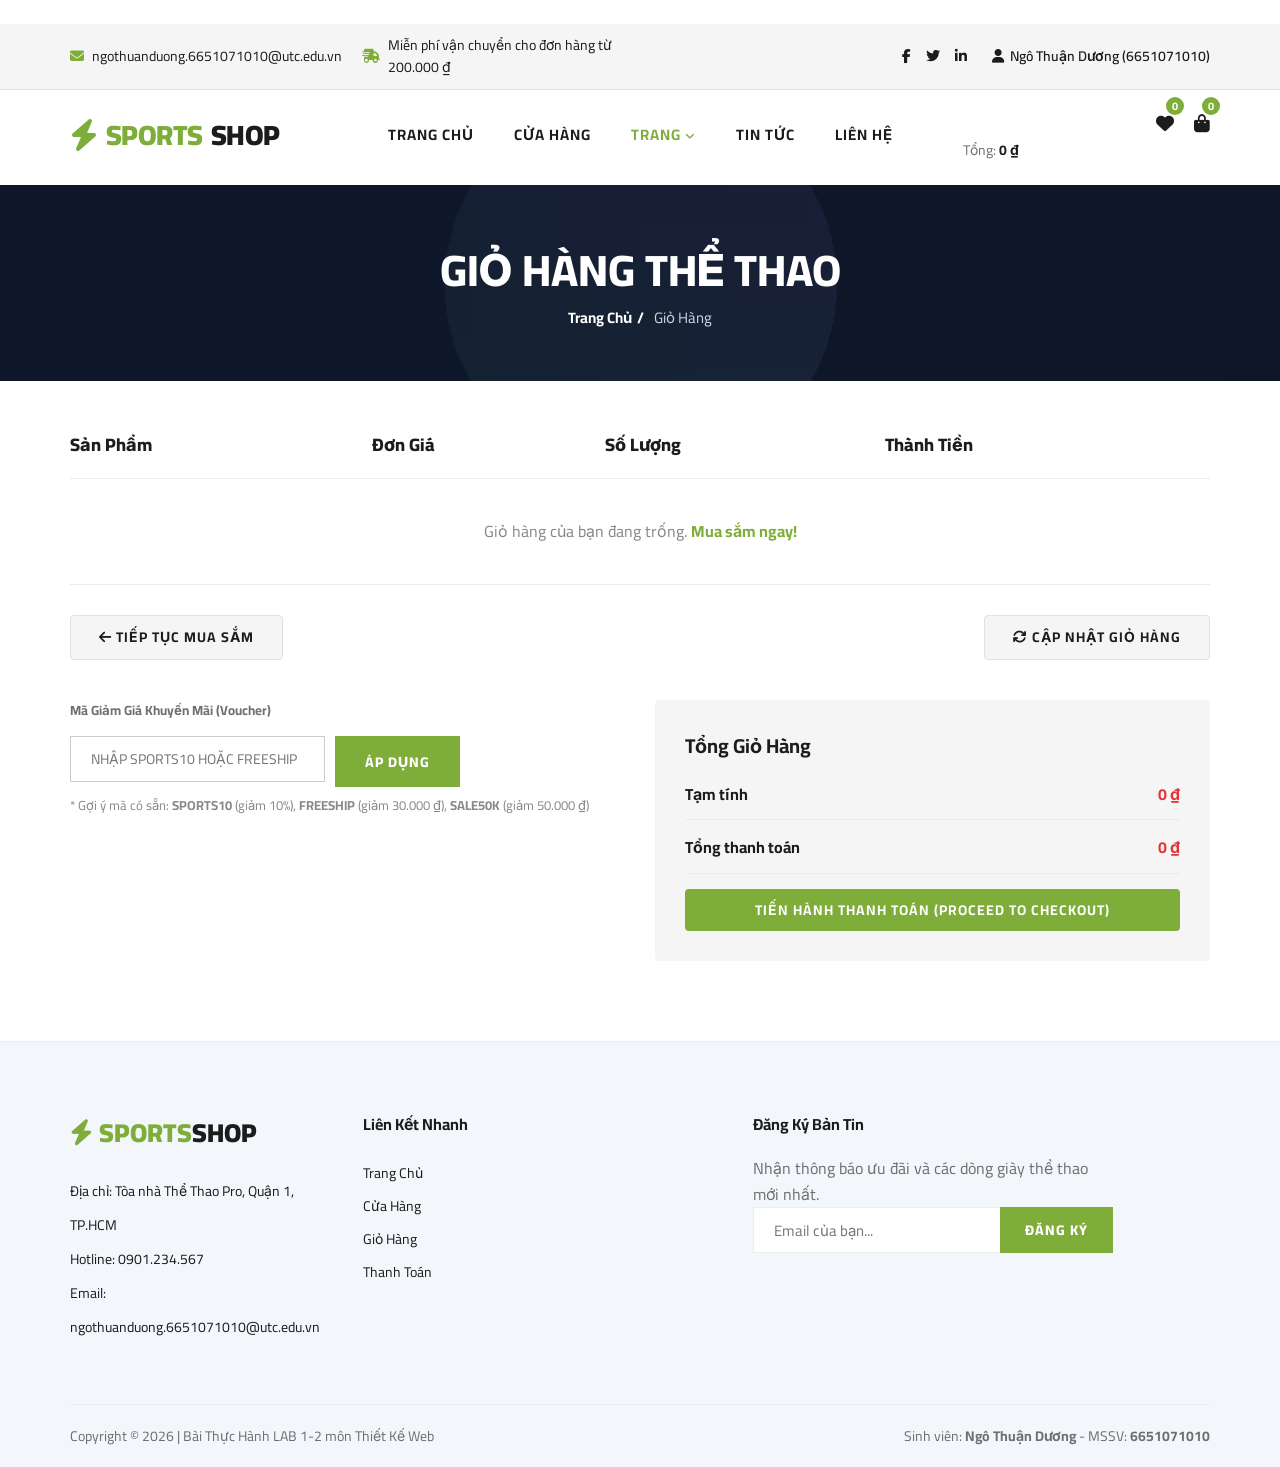
<file: 6651071010_LAB1/shoping-cart.html>
<!DOCTYPE html>
<html lang="vi">
<head>
  <meta charset="UTF-8" />
  <meta name="viewport" content="width=device-width, initial-scale=1.0" />
  <title>Giỏ Hàng - 6651071010_LAB1 | Ngô Thuận Dương</title>
  <link rel="preconnect" href="https://fonts.googleapis.com" />
  <link rel="preconnect" href="https://fonts.gstatic.com" crossorigin />
  <link href="https://fonts.googleapis.com/css2?family=Cairo:wght@400;600;700;800;900&family=Inter:wght@400;500;600;700;800&display=swap" rel="stylesheet" />
  <link rel="stylesheet" href="https://cdnjs.cloudflare.com/ajax/libs/font-awesome/6.5.1/css/all.min.css" />
  <link rel="stylesheet" href="Styles/style.css" />
</head>
<body>

  <!-- Header -->
  <header class="header">
    <div class="header__top">
      <div class="container">
        <div class="row" style="align-items: center;">
          <div class="col-lg-6 col-md-6">
            <div class="header__top__left">
              <ul>
                <li><i class="fa-solid fa-envelope"></i> ngothuanduong.6651071010@utc.edu.vn</li>
                <li><i class="fa-solid fa-truck-fast"></i> Miễn phí vận chuyển cho đơn hàng từ 200.000 ₫</li>
              </ul>
            </div>
          </div>
          <div class="col-lg-6 col-md-6">
            <div class="header__top__right">
              <div class="header__top__right__social">
                <a href="#"><i class="fa-brands fa-facebook-f"></i></a>
                <a href="#"><i class="fa-brands fa-twitter"></i></a>
                <a href="#"><i class="fa-brands fa-linkedin-in"></i></a>
              </div>
              <div class="header__top__right__auth">
                <a href="shoping-cart.html"><i class="fa-solid fa-user"></i> Ngô Thuận Dương (6651071010)</a>
              </div>
            </div>
          </div>
        </div>
      </div>
    </div>

    <div class="container" style="padding-top: 20px;">
      <div class="row" style="align-items: center;">
        <div class="col-lg-3">
          <div class="header__logo">
            <a href="index.html">
              <i class="fa-solid fa-bolt"></i>
              <span>SPORTS</span>SHOP
            </a>
          </div>
        </div>
        <div class="col-lg-6">
          <nav class="header__menu">
            <ul>
              <li><a href="index.html">Trang Chủ</a></li>
              <li><a href="shop-grid.html">Cửa Hàng</a></li>
              <li class="active">
                <a href="#">Trang <i class="fa-solid fa-angle-down" style="font-size: 11px;"></i></a>
                <ul class="header__menu__dropdown">
                  <li><a href="shop-details.html">Chi Tiết Sản Phẩm</a></li>
                  <li><a href="shoping-cart.html">Giỏ Hàng</a></li>
                  <li><a href="checkout.html">Thanh Toán</a></li>
                  <li><a href="blog-details.html">Chi Tiết Tin Tức</a></li>
                </ul>
              </li>
              <li><a href="blog.html">Tin Tức</a></li>
              <li><a href="contact.html">Liên Hệ</a></li>
            </ul>
          </nav>
        </div>
        <div class="col-lg-3">
          <div class="header__cart">
            <ul>
              <li><a href="shop-grid.html"><i class="fa-solid fa-heart"></i> <span>0</span></a></li>
              <li><a href="shoping-cart.html"><i class="fa-solid fa-bag-shopping"></i> <span>0</span></a></li>
            </ul>
            <div class="header__cart__price">Tổng: <span>0 ₫</span></div>
          </div>
        </div>
      </div>
    </div>
  </header>

  <!-- Breadcrumb -->
  <section class="breadcrumb-section">
    <div class="container">
      <div class="row">
        <div class="col-lg-12 text-center">
          <div class="breadcrumb__text">
            <h2>GIỎ HÀNG THỂ THAO</h2>
            <div class="breadcrumb__option">
              <a href="index.html">Trang Chủ</a>
              <span>Giỏ Hàng</span>
            </div>
          </div>
        </div>
      </div>
    </div>
  </section>

  <!-- Shoping Cart Section -->
  <section class="shoping-cart spad" style="padding-bottom: 80px;">
    <div class="container">
      <div class="row">
        <div class="col-lg-12">
          <div class="shoping__cart__table">
            <table>
              <thead>
                <tr>
                  <th class="shoping__product">Sản Phẩm</th>
                  <th>Đơn Giá</th>
                  <th>Số Lượng</th>
                  <th>Thành Tiền</th>
                  <th></th>
                </tr>
              </thead>
              <tbody>
                <!-- Items populated by JavaScript -->
              </tbody>
            </table>
          </div>
        </div>
      </div>

      <div class="row">
        <div class="col-lg-12">
          <div class="shoping__cart__btns" style="display: flex; justify-content: space-between; margin-bottom: 40px;">
            <a href="shop-grid.html" class="primary-btn cart-btn" style="background: #f5f5f5; color: #1c1c1c; border: 1px solid #e1e1e1;">
              <i class="fa-solid fa-arrow-left"></i> TIẾP TỤC MUA SẮM
            </a>
            <a href="javascript:void(0)" onclick="renderShoppingCartPage()" class="primary-btn cart-btn" style="background: #f5f5f5; color: #1c1c1c; border: 1px solid #e1e1e1;">
              <i class="fa-solid fa-arrows-rotate"></i> CẬP NHẬT GIỎ HÀNG
            </a>
          </div>
        </div>

        <div class="col-lg-6">
          <div class="shoping__discount">
            <h5>Mã Giảm Giá Khuyến Mãi (Voucher)</h5>
            <form onsubmit="applyCoupon(); return false;" style="display: flex; margin-top: 15px;">
              <input type="text" placeholder="Nhập SPORTS10 hoặc FREESHIP" style="text-transform: uppercase;">
              <button type="submit" class="site-btn">ÁP DỤNG</button>
            </form>
            <div style="font-size: 13px; color: #888; margin-top: 8px;">
              * Gợi ý mã có sẵn: <strong>SPORTS10</strong> (giảm 10%), <strong>FREESHIP</strong> (giảm 30.000 ₫), <strong>SALE50K</strong> (giảm 50.000 ₫)
            </div>
          </div>
        </div>

        <div class="col-lg-6">
          <div class="shoping__checkout">
            <h5>Tổng Giỏ Hàng</h5>
            <ul>
              <li>Tạm tính <span>0 ₫</span></li>
              <li>Tổng thanh toán <span>0 ₫</span></li>
            </ul>
            <a href="checkout.html" class="primary-btn">TIẾN HÀNH THANH TOÁN (PROCEED TO CHECKOUT)</a>
          </div>
        </div>
      </div>
    </div>
  </section>

  <!-- Footer -->
  <footer class="footer">
    <div class="container">
      <div class="row">
        <div class="col-lg-3 col-md-6 col-sm-6">
          <div class="footer__about">
            <div class="footer__about__logo">
              <a href="index.html" style="font-size: 26px; font-weight: 900; color: #1c1c1c;">
                <i class="fa-solid fa-bolt" style="color: var(--primary);"></i>
                <span style="color: var(--primary);">SPORTS</span>SHOP
              </a>
            </div>
            <ul>
              <li>Địa chỉ: Tòa nhà Thể Thao Pro, Quận 1, TP.HCM</li>
              <li>Hotline: 0901.234.567</li>
              <li>Email: ngothuanduong.6651071010@utc.edu.vn</li>
            </ul>
          </div>
        </div>
        <div class="col-lg-4 col-md-6 col-sm-6">
          <div class="footer__widget">
            <h6>Liên Kết Nhanh</h6>
            <ul>
              <li><a href="index.html">Trang Chủ</a></li>
              <li><a href="shop-grid.html">Cửa Hàng</a></li>
              <li><a href="shoping-cart.html">Giỏ Hàng</a></li>
              <li><a href="checkout.html">Thanh Toán</a></li>
            </ul>
          </div>
        </div>
        <div class="col-lg-4 col-md-12">
          <div class="footer__widget">
            <h6>Đăng Ký Bản Tin</h6>
            <p>Nhận thông báo ưu đãi và các dòng giày thể thao mới nhất.</p>
            <form onsubmit="alert('Đăng ký thành công!'); return false;">
              <input type="email" placeholder="Email của bạn..." required>
              <button type="submit" class="site-btn">ĐĂNG KÝ</button>
            </form>
          </div>
        </div>
      </div>

      <div class="row">
        <div class="col-lg-12">
          <div class="footer__copyright">
            <div>Copyright &copy; 2026 | Bài Thực Hành LAB 1-2 môn Thiết Kế Web</div>
            <div>Sinh viên: <strong>Ngô Thuận Dương</strong> - MSSV: <strong>6651071010</strong></div>
          </div>
        </div>
      </div>
    </div>
  </footer>

  <script src="Scripts/main.js"></script>
</body>
</html>
</file>
<file: 6651071010_LAB1/Styles/style.css>
/* ===================================================================
   THIẾT KẾ WEB - THỰC HÀNH LAB 1 (BUỔI 1-2)
   GV: Nguyễn Thiện Dương
   Sinh viên thực hiện: Ngô Thuận Dương
   Mã số sinh viên (MSSV): 6651071010
   Đề tài: Website E-Commerce Bán Đồ Thể Thao (Giao diện chuẩn Organi)
=================================================================== */

@import url('https://fonts.googleapis.com/css2?family=Cairo:wght@400;600;700;800;900&family=Inter:wght@400;500;600;700;800&display=swap');

:root {
  --primary: #7fad39;
  --primary-hover: #6f9630;
  --primary-sport: #2563eb;
  --heading-color: #1c1c1c;
  --text-color: #6f6f6f;
  --light-bg: #f5f5f5;
  --border-color: #ebebeb;
  --white: #ffffff;
  --danger: #e53637;
  --font-main: 'Cairo', 'Inter', -apple-system, sans-serif;
  --transition: all 0.3s ease;
}

* {
  margin: 0;
  padding: 0;
  box-sizing: border-box;
}

body {
  font-family: var(--font-main);
  color: var(--text-color);
  font-size: 16px;
  line-height: 1.6;
  background-color: #ffffff;
  -webkit-font-smoothing: antialiased;
}

a {
  color: inherit;
  text-decoration: none;
  transition: var(--transition);
}

a:hover {
  color: var(--primary);
}

ul {
  list-style: none;
}

img {
  max-width: 100%;
  display: block;
}

input, button, select, textarea {
  font-family: inherit;
  outline: none;
}

/* Container */
.container {
  max-width: 1170px;
  margin: 0 auto;
  padding: 0 15px;
}

.row {
  display: flex;
  flex-wrap: wrap;
  margin: 0 -15px;
}

/* Responsive Flexbox Grid System */
[class*="col-"] {
  position: relative;
  width: 100%;
  padding-right: 15px;
  padding-left: 15px;
  box-sizing: border-box;
}

/* Default / Mobile First */
.col-12 { flex: 0 0 100%; max-width: 100%; }
.col-6  { flex: 0 0 50%; max-width: 50%; }

/* Mobile (>= 576px) */
@media (min-width: 576px) {
  .col-sm-6  { flex: 0 0 50%; max-width: 50%; }
  .col-sm-12 { flex: 0 0 100%; max-width: 100%; }
}

/* Tablet (>= 768px) */
@media (min-width: 768px) {
  .col-md-3  { flex: 0 0 25%; max-width: 25%; }
  .col-md-4  { flex: 0 0 33.333333%; max-width: 33.333333%; }
  .col-md-5  { flex: 0 0 41.666667%; max-width: 41.666667%; }
  .col-md-6  { flex: 0 0 50%; max-width: 50%; }
  .col-md-7  { flex: 0 0 58.333333%; max-width: 58.333333%; }
  .col-md-8  { flex: 0 0 66.666667%; max-width: 66.666667%; }
  .col-md-12 { flex: 0 0 100%; max-width: 100%; }
}

/* Desktop (>= 992px) */
@media (min-width: 992px) {
  .col-lg-1  { flex: 0 0 8.333333%; max-width: 8.333333%; }
  .col-lg-2  { flex: 0 0 16.666667%; max-width: 16.666667%; }
  .col-lg-3  { flex: 0 0 25%; max-width: 25%; }
  .col-lg-4  { flex: 0 0 33.333333%; max-width: 33.333333%; }
  .col-lg-5  { flex: 0 0 41.666667%; max-width: 41.666667%; }
  .col-lg-6  { flex: 0 0 50%; max-width: 50%; }
  .col-lg-7  { flex: 0 0 58.333333%; max-width: 58.333333%; }
  .col-lg-8  { flex: 0 0 66.666667%; max-width: 66.666667%; }
  .col-lg-9  { flex: 0 0 75%; max-width: 75%; }
  .col-lg-10 { flex: 0 0 83.333333%; max-width: 83.333333%; }
  .col-lg-11 { flex: 0 0 91.666667%; max-width: 91.666667%; }
  .col-lg-12 { flex: 0 0 100%; max-width: 100%; }
}

/* Buttons */
.primary-btn {
  display: inline-block;
  font-size: 14px;
  padding: 10px 28px 10px;
  color: #ffffff;
  text-transform: uppercase;
  font-weight: 700;
  background: var(--primary);
  letter-spacing: 1px;
  border-radius: 4px;
  border: none;
  cursor: pointer;
  transition: var(--transition);
}

.primary-btn:hover {
  background: var(--primary-hover);
  color: #ffffff;
}

.site-btn {
  font-size: 14px;
  color: #ffffff;
  font-weight: 800;
  text-transform: uppercase;
  display: inline-block;
  padding: 13px 30px 12px;
  background: var(--primary);
  border: none;
  cursor: pointer;
  letter-spacing: 1px;
  transition: var(--transition);
}

.site-btn:hover {
  background: var(--primary-hover);
}

/* ===================================================================
   HEADER SECTION (Organi Header Top + Header Main)
=================================================================== */
.header__top {
  background: #f5f5f5;
  padding: 10px 0;
  border-bottom: 1px solid #e1e1e1;
  font-size: 14px;
}

.header__top__left ul {
  display: flex;
  gap: 20px;
}

.header__top__left ul li {
  color: #1c1c1c;
  display: flex;
  align-items: center;
  gap: 8px;
}

.header__top__left ul li i {
  color: var(--primary);
}

.header__top__right {
  display: flex;
  justify-content: flex-end;
  align-items: center;
  gap: 25px;
}

.header__top__right__social {
  display: flex;
  gap: 15px;
}

.header__top__right__social a {
  color: #1c1c1c;
}

.header__top__right__social a:hover {
  color: var(--primary);
}

.header__top__right__auth a {
  color: #1c1c1c;
  display: flex;
  align-items: center;
  gap: 6px;
  font-weight: 600;
}

.header__top__right__auth a:hover {
  color: var(--primary);
}

/* Header Main */
.header {
  padding: 24px 0;
}

.header__logo a {
  display: flex;
  align-items: center;
  gap: 8px;
  font-size: 28px;
  font-weight: 900;
  letter-spacing: -0.5px;
  color: var(--heading-color);
}

.header__logo a span {
  color: var(--primary);
}

.header__logo a i {
  color: var(--primary);
  font-size: 32px;
}

.header__menu ul {
  display: flex;
  justify-content: center;
  gap: 40px;
}

.header__menu ul li {
  position: relative;
}

.header__menu ul li a {
  font-size: 15px;
  color: var(--heading-color);
  text-transform: uppercase;
  font-weight: 700;
  letter-spacing: 1px;
  padding: 5px 0;
  display: block;
}

.header__menu ul li.active a,
.header__menu ul li:hover a {
  color: var(--primary);
}

/* Dropdown Menu */
.header__menu ul li .header__menu__dropdown {
  position: absolute;
  left: 0;
  top: 100%;
  width: 200px;
  background: #222222;
  padding: 10px 0;
  display: none;
  z-index: 99;
  box-shadow: 0 5px 15px rgba(0,0,0,0.2);
}

.header__menu ul li:hover .header__menu__dropdown {
  display: block;
}

.header__menu ul li .header__menu__dropdown li {
  margin: 0;
}

.header__menu ul li .header__menu__dropdown li a {
  text-transform: capitalize;
  color: #ffffff;
  font-weight: 500;
  padding: 6px 20px;
}

.header__menu ul li .header__menu__dropdown li a:hover {
  color: var(--primary);
}

/* Cart in Header */
.header__cart ul {
  display: flex;
  justify-content: flex-end;
  align-items: center;
  gap: 20px;
}

.header__cart ul li a {
  position: relative;
  font-size: 18px;
  color: var(--heading-color);
}

.header__cart ul li a span {
  position: absolute;
  right: -10px;
  top: -10px;
  height: 18px;
  width: 18px;
  background: var(--primary);
  font-size: 11px;
  color: #ffffff;
  line-height: 18px;
  text-align: center;
  font-weight: 700;
  display: inline-block;
  border-radius: 50%;
}

.header__cart__price {
  font-size: 14px;
  color: #6f6f6f;
  margin-left: 15px;
}

.header__cart__price span {
  color: var(--heading-color);
  font-weight: 700;
}

.humberger__open {
  display: none;
  font-size: 22px;
  color: var(--heading-color);
  cursor: pointer;
}

/* ===================================================================
   HERO SECTION (Organi Categories Dropdown + Search + Phone + Banner)
=================================================================== */
.hero {
  padding-bottom: 50px;
}

.hero__categories {
  position: relative;
}

.hero__categories__all {
  background: var(--primary);
  position: relative;
  padding: 10px 25px 10px 40px;
  cursor: pointer;
  color: #ffffff;
  font-weight: 700;
  display: flex;
  align-items: center;
  justify-content: space-between;
  border-radius: 4px 4px 0 0;
}

.hero__categories__all i.fa-bars {
  font-size: 16px;
  position: absolute;
  left: 15px;
  top: 15px;
}

.hero__categories ul {
  border: 1px solid #ebebeb;
  padding-left: 40px;
  padding-top: 10px;
  padding-bottom: 12px;
  background: #ffffff;
  display: block;
}

.hero__categories ul li a {
  font-size: 15px;
  color: var(--heading-color);
  line-height: 38px;
  display: block;
}

.hero__categories ul li a:hover {
  color: var(--primary);
  font-weight: 600;
}

/* Search bar */
.hero__search {
  overflow: hidden;
  margin-bottom: 30px;
}

.hero__search__form {
  width: 610px;
  height: 50px;
  border: 1px solid #ebebeb;
  position: relative;
  float: left;
}

.hero__search__form form {
  display: flex;
  height: 100%;
}

.hero__search__categories {
  width: 30%;
  float: left;
  font-size: 14px;
  color: var(--heading-color);
  font-weight: 700;
  padding-left: 18px;
  padding-top: 13px;
  position: relative;
  border-right: 1px solid #ebebeb;
  background: #ffffff;
}

.hero__search__form input {
  width: 70%;
  border: none;
  height: 48px;
  font-size: 15px;
  color: #b2b2b2;
  padding-left: 20px;
}

.hero__search__form button {
  position: absolute;
  right: 0;
  top: -1px;
  height: 50px;
}

/* Phone Support */
.hero__search__phone {
  float: right;
  display: flex;
  align-items: center;
  gap: 15px;
}

.hero__search__phone__icon {
  font-size: 18px;
  color: var(--primary);
  height: 50px;
  width: 50px;
  background: #f5f5f5;
  line-height: 50px;
  text-align: center;
  border-radius: 50%;
}

.hero__search__phone__text h5 {
  color: var(--heading-color);
  font-weight: 700;
  font-size: 17px;
  margin-bottom: 2px;
}

.hero__search__phone__text span {
  font-size: 13px;
  color: #6f6f6f;
}

/* Hero Banner */
.hero__item {
  height: 430px;
  display: flex;
  align-items: center;
  padding-left: 75px;
  background-size: cover;
  background-position: center center;
  border-radius: 4px;
  position: relative;
}

.hero__text span {
  font-size: 14px;
  text-transform: uppercase;
  font-weight: 700;
  letter-spacing: 4px;
  color: var(--primary);
}

.hero__text h2 {
  font-size: 46px;
  color: var(--heading-color);
  line-height: 52px;
  font-weight: 800;
  margin: 10px 0;
}

.hero__text p {
  margin-bottom: 35px;
  color: #6f6f6f;
}

/* ===================================================================
   CATEGORIES SECTION
=================================================================== */
.categories {
  padding-bottom: 50px;
}

.categories__slider {
  display: grid;
  grid-template-columns: repeat(4, 1fr);
  gap: 20px;
}

.categories__item {
  height: 270px;
  position: relative;
  background-repeat: no-repeat;
  background-size: cover;
  background-position: center center;
  border-radius: 6px;
  overflow: hidden;
  box-shadow: 0 4px 12px rgba(0,0,0,0.06);
}

.categories__item h5 {
  position: absolute;
  left: 0;
  width: 100%;
  padding: 0 20px;
  bottom: 20px;
  text-align: center;
}

.categories__item h5 a {
  font-size: 17px;
  color: var(--heading-color);
  font-weight: 700;
  text-transform: uppercase;
  letter-spacing: 1px;
  padding: 12px 0 10px;
  background: #ffffff;
  display: block;
  border-radius: 4px;
  box-shadow: 0 2px 6px rgba(0,0,0,0.1);
}

.categories__item h5 a:hover {
  background: var(--primary);
  color: #ffffff;
}

/* ===================================================================
   FEATURED SECTION (Organi Filter Controls + Product Cards)
=================================================================== */
.featured {
  padding-top: 40px;
  padding-bottom: 40px;
}

.section-title {
  margin-bottom: 45px;
  text-align: center;
}

.section-title h2 {
  color: var(--heading-color);
  font-weight: 800;
  font-size: 34px;
  position: relative;
}

.section-title h2:after {
  position: absolute;
  left: 0;
  bottom: -15px;
  right: 0;
  height: 4px;
  width: 80px;
  background: var(--primary);
  content: "";
  margin: 0 auto;
}

.featured__controls {
  text-align: center;
  margin-bottom: 45px;
}

.featured__controls ul li {
  list-style: none;
  font-size: 17px;
  color: var(--heading-color);
  display: inline-block;
  margin-right: 25px;
  position: relative;
  cursor: pointer;
  font-weight: 600;
  transition: var(--transition);
}

.featured__controls ul li.active {
  color: var(--primary);
}

.featured__controls ul li.active:after {
  opacity: 1;
}

.featured__controls ul li:after {
  position: absolute;
  left: 0;
  bottom: -4px;
  width: 100%;
  height: 2px;
  background: var(--primary);
  content: "";
  opacity: 0;
  transition: var(--transition);
}

.featured__filter {
  display: flex;
  flex-wrap: wrap;
  margin-left: -15px;
  margin-right: -15px;
  width: calc(100% + 30px);
}

/* Organi Product Item */
.featured__item {
  margin-bottom: 30px;
  background: #ffffff;
  border-radius: 8px;
  overflow: hidden;
  transition: var(--transition);
  border: 1px solid var(--border-color);
  box-shadow: 0 2px 8px rgba(0,0,0,0.04);
}

.featured__item:hover {
  box-shadow: 0 12px 28px rgba(0,0,0,0.12);
  transform: translateY(-4px);
}

.featured__item__pic {
  height: 270px;
  position: relative;
  overflow: hidden;
  background-position: center center;
  background-size: cover;
  background-repeat: no-repeat;
  background-color: #f8fafc;
  cursor: pointer;
  border-bottom: 1px solid #f1f5f9;
}

.featured__item__pic__hover {
  position: absolute;
  left: 0;
  bottom: -60px;
  width: 100%;
  display: flex;
  justify-content: center;
  align-items: center;
  gap: 12px;
  padding: 0;
  margin: 0;
  list-style: none;
  transition: all 0.35s ease-in-out;
  pointer-events: none;
  z-index: 5;
}

.featured__item:hover .featured__item__pic__hover {
  bottom: 20px;
}

.featured__item__pic__hover li {
  list-style: none;
  display: inline-block;
  margin: 0;
  pointer-events: auto;
}

.featured__item__pic__hover li:last-child {
  margin-right: 0;
}

.featured__item__pic__hover li a {
  font-size: 15px;
  color: var(--heading-color);
  height: 42px;
  width: 42px;
  background: #ffffff;
  line-height: 42px;
  text-align: center;
  border-radius: 50%;
  display: inline-flex;
  align-items: center;
  justify-content: center;
  box-shadow: 0 4px 12px rgba(0,0,0,0.18);
  transition: var(--transition);
  text-decoration: none;
}

.featured__item__pic__hover li a:hover {
  background: var(--primary);
  color: #ffffff;
  transform: scale(1.12);
}

.featured__item__text {
  text-align: center;
  padding: 18px 10px;
}

.featured__item__text h6 {
  margin-bottom: 8px;
}

.featured__item__text h6 a {
  color: var(--heading-color);
  font-size: 16px;
  font-weight: 700;
}

.featured__item__text h6 a:hover {
  color: var(--primary);
}

.featured__item__text h5 {
  color: var(--heading-color);
  font-weight: 800;
  font-size: 18px;
}

/* ===================================================================
   BANNER SECTION (2 Ads side by side)
=================================================================== */
.banner {
  padding-bottom: 50px;
}

.banner__pic {
  border-radius: 6px;
  overflow: hidden;
  height: 240px;
  background-size: cover;
  background-position: center;
  position: relative;
  display: flex;
  align-items: center;
  padding: 30px;
  color: #fff;
}

.banner__pic:before {
  content: "";
  position: absolute;
  inset: 0;
  background: rgba(15, 23, 42, 0.45);
}

.banner__text {
  position: relative;
  z-index: 2;
}

.banner__text h4 {
  font-size: 24px;
  font-weight: 800;
  margin-bottom: 5px;
  color: #fff;
}

.banner__text p {
  color: #e2e8f0;
  margin-bottom: 15px;
}

/* ===================================================================
   LATEST PRODUCT SECTION (3 Columns)
=================================================================== */
.latest-product {
  padding-top: 30px;
  padding-bottom: 60px;
}

.latest-product__text h4 {
  font-weight: 700;
  color: var(--heading-color);
  margin-bottom: 30px;
  position: relative;
  padding-bottom: 10px;
  border-bottom: 2px solid var(--border-color);
}

.latest-product__text h4:after {
  position: absolute;
  left: 0;
  bottom: -2px;
  height: 2px;
  width: 50px;
  background: var(--primary);
  content: "";
}

.latest-product__item {
  display: flex;
  align-items: center;
  margin-bottom: 20px;
  gap: 18px;
}

.latest-product__item__pic {
  width: 100px;
  height: 100px;
  border-radius: 6px;
  background-size: contain;
  background-position: center;
  background-repeat: no-repeat;
  background-color: #f8fafc;
  border: 1px solid var(--border-color);
  flex-shrink: 0;
}

.latest-product__item__text h6 {
  color: var(--heading-color);
  font-size: 15px;
  font-weight: 700;
  margin-bottom: 5px;
}

.latest-product__item__text span {
  font-size: 16px;
  font-weight: 800;
  color: var(--heading-color);
}

/* ===================================================================
   BLOG SECTION
=================================================================== */
.from-blog {
  padding-top: 40px;
  padding-bottom: 60px;
}

.from-blog__title {
  margin-bottom: 45px;
  text-align: center;
}

.blog__item {
  margin-bottom: 30px;
}

.blog__item__pic img {
  border-radius: 6px;
  width: 100%;
  height: 240px;
  object-fit: cover;
}

.blog__item__text {
  padding-top: 20px;
}

.blog__item__text ul {
  margin-bottom: 12px;
  display: flex;
  gap: 20px;
}

.blog__item__text ul li {
  font-size: 13px;
  color: #b2b2b2;
}

.blog__item__text ul li i {
  color: var(--primary);
  margin-right: 5px;
}

.blog__item__text h5 {
  margin-bottom: 10px;
}

.blog__item__text h5 a {
  font-size: 19px;
  color: var(--heading-color);
  font-weight: 700;
}

.blog__item__text h5 a:hover {
  color: var(--primary);
}

.blog__item__text p {
  color: #6f6f6f;
  margin-bottom: 18px;
  font-size: 15px;
}

/* ===================================================================
   FOOTER SECTION
=================================================================== */
.footer {
  background: #f3f6fa;
  padding-top: 70px;
  padding-bottom: 0;
  border-top: 1px solid #ebebeb;
}

.footer__about {
  margin-bottom: 30px;
}

.footer__about__logo {
  margin-bottom: 20px;
}

.footer__about ul li {
  font-size: 14px;
  color: #1c1c1c;
  line-height: 34px;
}

.footer__widget {
  margin-bottom: 30px;
}

.footer__widget h6 {
  color: var(--heading-color);
  font-size: 16px;
  font-weight: 700;
  margin-bottom: 18px;
}

.footer__widget ul li {
  line-height: 32px;
}

.footer__widget ul li a {
  color: #1c1c1c;
  font-size: 14px;
}

.footer__widget ul li a:hover {
  color: var(--primary);
}

.footer__widget form {
  position: relative;
  margin-bottom: 25px;
}

.footer__widget form input {
  width: 100%;
  font-size: 15px;
  padding-left: 20px;
  color: #1c1c1c;
  height: 46px;
  border: 1px solid #ededed;
  background: #ffffff;
}

.footer__widget form button {
  position: absolute;
  right: 0;
  top: 0;
  padding: 0 25px;
  height: 46px;
}

.footer__copyright {
  border-top: 1px solid #ebebeb;
  padding: 20px 0;
  margin-top: 30px;
  display: flex;
  justify-content: space-between;
  align-items: center;
  font-size: 14px;
  color: #6f6f6f;
}

/* ===================================================================
   BREADCRUMB SECTION (For Shop, Cart, Details, Checkout, Blog, Contact)
=================================================================== */
.breadcrumb-section {
  background-color: #1e293b;
  background-image: linear-gradient(rgba(15, 23, 42, 0.75), rgba(15, 23, 42, 0.75)), url('../Images/hero-banner.png');
  background-size: cover;
  background-position: center;
  padding: 50px 0;
  text-align: center;
  margin-bottom: 50px;
}

.breadcrumb__text h2 {
  font-size: 44px;
  color: #ffffff;
  font-weight: 800;
}

.breadcrumb__option a {
  font-size: 15px;
  color: #ffffff;
  margin-right: 18px;
  display: inline-block;
  position: relative;
  font-weight: 700;
}

.breadcrumb__option a:after {
  position: absolute;
  right: -12px;
  top: 0;
  content: "/";
  color: #ffffff;
}

.breadcrumb__option span {
  font-size: 15px;
  color: #cbd5e1;
  display: inline-block;
}

/* ===================================================================
   SHOP GRID PAGE STYLING
=================================================================== */
.sidebar__item {
  margin-bottom: 35px;
}

.sidebar__item h4 {
  color: var(--heading-color);
  font-weight: 700;
  margin-bottom: 22px;
  font-size: 20px;
}

.sidebar__item ul li {
  line-height: 38px;
}

.sidebar__item ul li a {
  font-size: 15px;
  color: var(--heading-color);
  display: block;
}

.sidebar__item ul li a:hover {
  color: var(--primary);
}

.sidebar__item__color {
  display: inline-block;
  margin-right: 8px;
  margin-bottom: 8px;
}

.sidebar__item__color label {
  font-size: 13px;
  color: #1c1c1c;
  cursor: pointer;
  padding: 4px 10px;
  border-radius: 4px;
  border: 1px solid var(--border-color);
  display: block;
}

.sidebar__item__color label:hover,
.sidebar__item__color label.active {
  background: var(--primary);
  color: #fff;
  border-color: var(--primary);
}

.sidebar__item__size {
  display: inline-block;
  margin-right: 6px;
  margin-bottom: 8px;
}

.sidebar__item__size label {
  font-size: 13px;
  color: #1c1c1c;
  cursor: pointer;
  padding: 6px 12px;
  background: #f5f5f5;
  border-radius: 4px;
  display: block;
  font-weight: 700;
}

.sidebar__item__size label:hover,
.sidebar__item__size label.active {
  background: var(--primary);
  color: #fff;
}

.product__pagination {
  padding-top: 20px;
  text-align: center;
}

.product__pagination a {
  display: inline-block;
  width: 36px;
  height: 36px;
  border: 1px solid #b2b2b2;
  font-size: 14px;
  color: #b2b2b2;
  font-weight: 700;
  line-height: 34px;
  text-align: center;
  margin-right: 8px;
  border-radius: 4px;
}

.product__pagination a:hover,
.product__pagination a.active {
  background: var(--primary);
  border-color: var(--primary);
  color: #ffffff;
}

/* ===================================================================
   PRODUCT DETAILS PAGE STYLING
=================================================================== */
.product__details__pic__item {
  margin-bottom: 20px;
  border: 1px solid var(--border-color);
  border-radius: 6px;
  padding: 15px;
  background: #fff;
}

.product__details__pic__item img {
  width: 100%;
  height: 450px;
  object-fit: contain;
}

.product__details__pic__slider {
  display: flex;
  gap: 15px;
}

.product__details__pic__slider img {
  width: 90px;
  height: 90px;
  object-fit: contain;
  border: 2px solid var(--border-color);
  border-radius: 6px;
  cursor: pointer;
  padding: 5px;
}

.product__details__pic__slider img.active {
  border-color: var(--primary);
}

.product__details__text h3 {
  color: var(--heading-color);
  font-weight: 800;
  margin-bottom: 12px;
  font-size: 28px;
}

.product__details__rating {
  margin-bottom: 12px;
  color: #edbb0e;
  font-size: 14px;
}

.product__details__rating span {
  color: #6f6f6f;
  margin-left: 8px;
}

.product__details__price {
  font-size: 32px;
  color: var(--danger);
  font-weight: 800;
  margin-bottom: 15px;
}

.product__details__quantity {
  display: flex;
  gap: 12px;
  align-items: center;
  margin-bottom: 25px;
}

.pro-qty {
  width: 120px;
  height: 48px;
  border: 1px solid var(--border-color);
  border-radius: 4px;
  display: flex;
  align-items: center;
  justify-content: space-between;
  padding: 0 10px;
}

.pro-qty span {
  font-size: 20px;
  cursor: pointer;
  user-select: none;
  color: #6f6f6f;
}

.pro-qty input {
  width: 45px;
  border: none;
  text-align: center;
  font-weight: 700;
  font-size: 16px;
}

.heart-icon {
  display: inline-flex;
  align-items: center;
  justify-content: center;
  font-size: 18px;
  color: #6f6f6f;
  height: 48px;
  width: 48px;
  background: #f5f5f5;
  border-radius: 4px;
  cursor: pointer;
}

.heart-icon:hover {
  background: var(--danger);
  color: #ffffff;
}

.product__details__widget ul li {
  font-size: 15px;
  color: var(--heading-color);
  line-height: 34px;
}

.product__details__widget ul li b {
  width: 150px;
  display: inline-block;
}

/* Product Tabs */
.product__details__tab {
  padding-top: 50px;
  margin-bottom: 50px;
}

.nav-tabs {
  border-bottom: 1px solid #ebebeb;
  display: flex;
  justify-content: center;
  gap: 30px;
  margin-bottom: 30px;
}

.nav-tabs li a {
  font-size: 18px;
  color: #999999;
  font-weight: 700;
  padding-bottom: 12px;
  display: block;
  position: relative;
}

.nav-tabs li.active a {
  color: var(--heading-color);
}

.nav-tabs li.active a:after {
  position: absolute;
  left: 0;
  bottom: -1px;
  width: 100%;
  height: 2px;
  background: var(--primary);
  content: "";
}

.tab-pane {
  display: none;
  color: #6f6f6f;
  line-height: 28px;
}

.tab-pane.active {
  display: block;
}

/* ===================================================================
   SHOPPING CART PAGE STYLING
=================================================================== */
.shoping__cart__table {
  margin-bottom: 30px;
}

.shoping__cart__table table {
  width: 100%;
  border-collapse: collapse;
}

.shoping__cart__table thead tr {
  border-bottom: 1px solid #ebebeb;
}

.shoping__cart__table thead th {
  font-size: 18px;
  font-weight: 800;
  color: var(--heading-color);
  padding-bottom: 18px;
  text-align: left;
}

.shoping__cart__table tbody tr {
  border-bottom: 1px solid #ebebeb;
}

.shoping__cart__table tbody td {
  padding: 25px 0;
  vertical-align: middle;
}

.shoping__cart__item {
  display: flex;
  align-items: center;
  gap: 20px;
}

.shoping__cart__item img {
  width: 80px;
  height: 80px;
  object-fit: contain;
  background: #f8fafc;
  border: 1px solid var(--border-color);
  border-radius: 4px;
}

.shoping__cart__item h5 {
  color: var(--heading-color);
  font-size: 17px;
  font-weight: 700;
}

.shoping__cart__price, .shoping__cart__total {
  font-size: 18px;
  color: var(--heading-color);
  font-weight: 700;
}

.shoping__cart__total {
  color: var(--primary);
  font-weight: 800;
}

.shoping__cart__item__close span {
  font-size: 20px;
  color: #b2b2b2;
  cursor: pointer;
  transition: var(--transition);
}

.shoping__cart__item__close span:hover {
  color: var(--danger);
}

.shoping__discount form input {
  width: 255px;
  height: 46px;
  border: 1px solid #cccccc;
  font-size: 14px;
  color: #b2b2b2;
  padding-left: 20px;
  margin-right: 10px;
}

.shoping__checkout {
  background: #f5f5f5;
  padding: 30px;
  border-radius: 4px;
}

.shoping__checkout h5 {
  color: var(--heading-color);
  font-weight: 700;
  font-size: 20px;
  margin-bottom: 20px;
}

.shoping__checkout ul li {
  font-size: 16px;
  color: var(--heading-color);
  font-weight: 700;
  list-style: none;
  overflow: hidden;
  border-bottom: 1px solid #ebebeb;
  padding-bottom: 12px;
  margin-bottom: 15px;
}

.shoping__checkout ul li span {
  float: right;
  color: var(--danger);
}

.shoping__checkout a.primary-btn {
  display: block;
  text-align: center;
}

/* ===================================================================
   CHECKOUT PAGE STYLING
=================================================================== */
.checkout__form h4 {
  color: var(--heading-color);
  font-weight: 800;
  border-bottom: 1px solid #e1e1e1;
  padding-bottom: 15px;
  margin-bottom: 30px;
  font-size: 22px;
}

.checkout__input {
  margin-bottom: 20px;
}

.checkout__input p {
  color: var(--heading-color);
  margin-bottom: 8px;
  font-weight: 600;
}

.checkout__input p span {
  color: var(--danger);
}

.checkout__input input {
  width: 100%;
  height: 46px;
  border: 1px solid #e1e1e1;
  padding-left: 20px;
  font-size: 14px;
  color: #1c1c1c;
  border-radius: 4px;
}

.checkout__order {
  background: #f5f5f5;
  padding: 35px 30px;
  border-radius: 4px;
}

.checkout__order h4 {
  color: var(--heading-color);
  font-weight: 800;
  border-bottom: 1px solid #e1e1e1;
  padding-bottom: 15px;
  margin-bottom: 20px;
  font-size: 22px;
}

.checkout__order__products {
  font-size: 16px;
  color: var(--heading-color);
  font-weight: 700;
  margin-bottom: 12px;
  overflow: hidden;
}

.checkout__order__products span {
  float: right;
}

.checkout__order ul li {
  font-size: 14px;
  color: #6f6f6f;
  line-height: 38px;
  list-style: none;
  overflow: hidden;
}

.checkout__order ul li span {
  float: right;
  font-weight: 700;
  color: var(--heading-color);
}

.checkout__order__subtotal, .checkout__order__total {
  font-size: 16px;
  color: var(--heading-color);
  font-weight: 700;
  border-top: 1px solid #e1e1e1;
  border-bottom: 1px solid #e1e1e1;
  padding: 15px 0;
  margin-bottom: 15px;
  overflow: hidden;
}

.checkout__order__total span {
  float: right;
  color: var(--danger);
  font-size: 20px;
  font-weight: 800;
}

/* ===================================================================
   CONTACT PAGE STYLING
=================================================================== */
.contact__widget {
  margin-bottom: 30px;
  text-align: center;
  padding: 30px 15px;
  background: #f5f5f5;
  border-radius: 6px;
}

.contact__widget span {
  font-size: 36px;
  color: var(--primary);
  margin-bottom: 10px;
  display: block;
}

.contact__widget h4 {
  color: var(--heading-color);
  font-weight: 700;
  margin-bottom: 6px;
  font-size: 18px;
}

.map {
  height: 400px;
  margin-bottom: 50px;
  border-radius: 6px;
  overflow: hidden;
}

/* ===================================================================
   TOAST NOTIFICATION & MODALS
=================================================================== */
#toast-box {
  position: fixed;
  bottom: 25px;
  right: 25px;
  z-index: 99999;
  display: flex;
  flex-direction: column;
  gap: 10px;
}

.organi-toast {
  background: #1c1c1c;
  color: #ffffff;
  padding: 14px 20px;
  border-radius: 4px;
  display: flex;
  align-items: center;
  gap: 12px;
  box-shadow: 0 8px 20px rgba(0,0,0,0.25);
  border-left: 4px solid var(--primary);
  font-size: 14px;
  font-weight: 600;
  animation: slideIn 0.3s ease forwards;
}

@keyframes slideIn {
  from { transform: translateX(100%); opacity: 0; }
  to { transform: translateX(0); opacity: 1; }
}

/* ===================================================================
   RESPONSIVE (Mobile / Tablet)
=================================================================== */
@media (max-width: 991px) {
  .header__menu {
    display: none;
  }
  .humberger__open {
    display: block;
  }
  .categories__slider {
    grid-template-columns: repeat(2, 1fr);
  }
  .hero__search__form {
    width: 100%;
    float: none;
    margin-bottom: 20px;
  }
  .hero__search__phone {
    float: none;
  }
  .footer__copyright {
    flex-direction: column;
    text-align: center;
    gap: 10px;
  }
}

@media (max-width: 767px) {
  .categories__slider {
    grid-template-columns: 1fr;
  }
  .hero__item {
    padding-left: 25px;
    height: 350px;
  }
  .hero__text h2 {
    font-size: 30px;
    line-height: 38px;
  }
  .header__top__left ul {
    flex-direction: column;
    gap: 5px;
  }
  .header__top__right {
    justify-content: flex-start;
    margin-top: 10px;
  }
}
</file>
